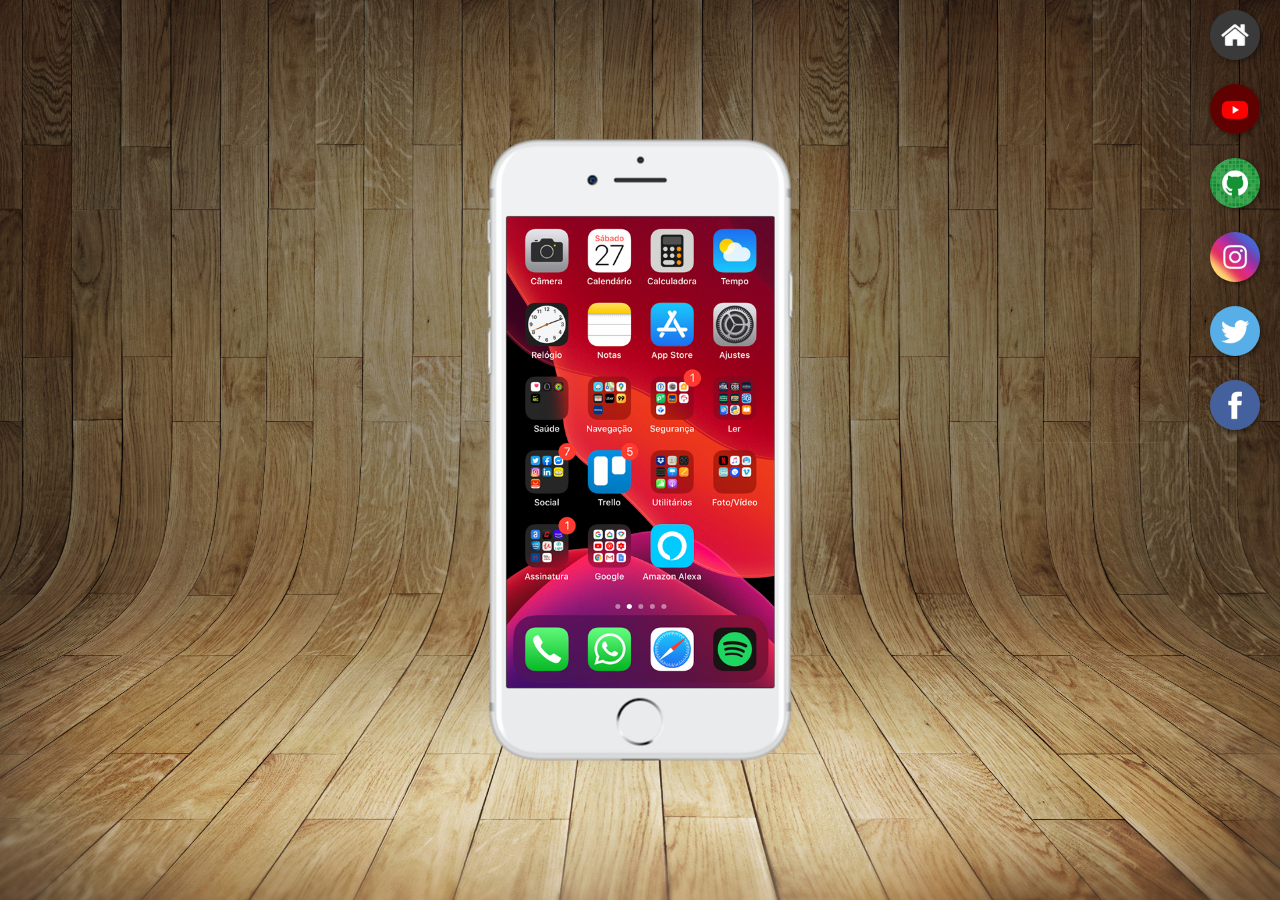
<file: index.html>
<!DOCTYPE html>
<html lang="pt-br">
<head>
  <meta charset="UTF-8">
  <meta name="viewport" content="width=device-width, initial-scale=1.0">
  <title>Projetos Redes Sociais</title>
  <link rel="shortcut icon" href="favicon.ico" type="image/x-icon">
  <link rel="stylesheet" href="estilos/style.css">
</head>
<body>
  <main>
    <section id="telefone">
      <iframe src="home.html" name="tela" id="tela" frameborder="0" title="tela">
        Seu navegador não é compatível com isso.
      </iframe>
    </section>
    <section id="redes-sociais">
      <a href="home.html" target="tela" title="home"><img src="imagens/logo-home.jpg" alt="home"></a><br>
      <a href="youtube.html" target="tela" title="youtube"><img src="imagens/logo-youtube.jpg" alt="youtube"></a><br>
      <a href="hithub.html" target="tela" title="github"><img src="imagens/logo-github.jpg" alt="github"></a><br>
      <a href="instagram.html" target="tela" title="instagram"><img src="imagens/logo-instagram.jpg" alt="instagram"></a><br>
      <a href="twitter.html" target="tela" title="twitter"><img src="imagens/logo-twitter.jpg" alt="twitter"></a><br>
      <a href="facebook.html" target="tela" title="facebook"><img src="imagens/logo-facebook.jpg" alt="facebook"></a>
    </section>
  </main>
</body>
</html>
</file>
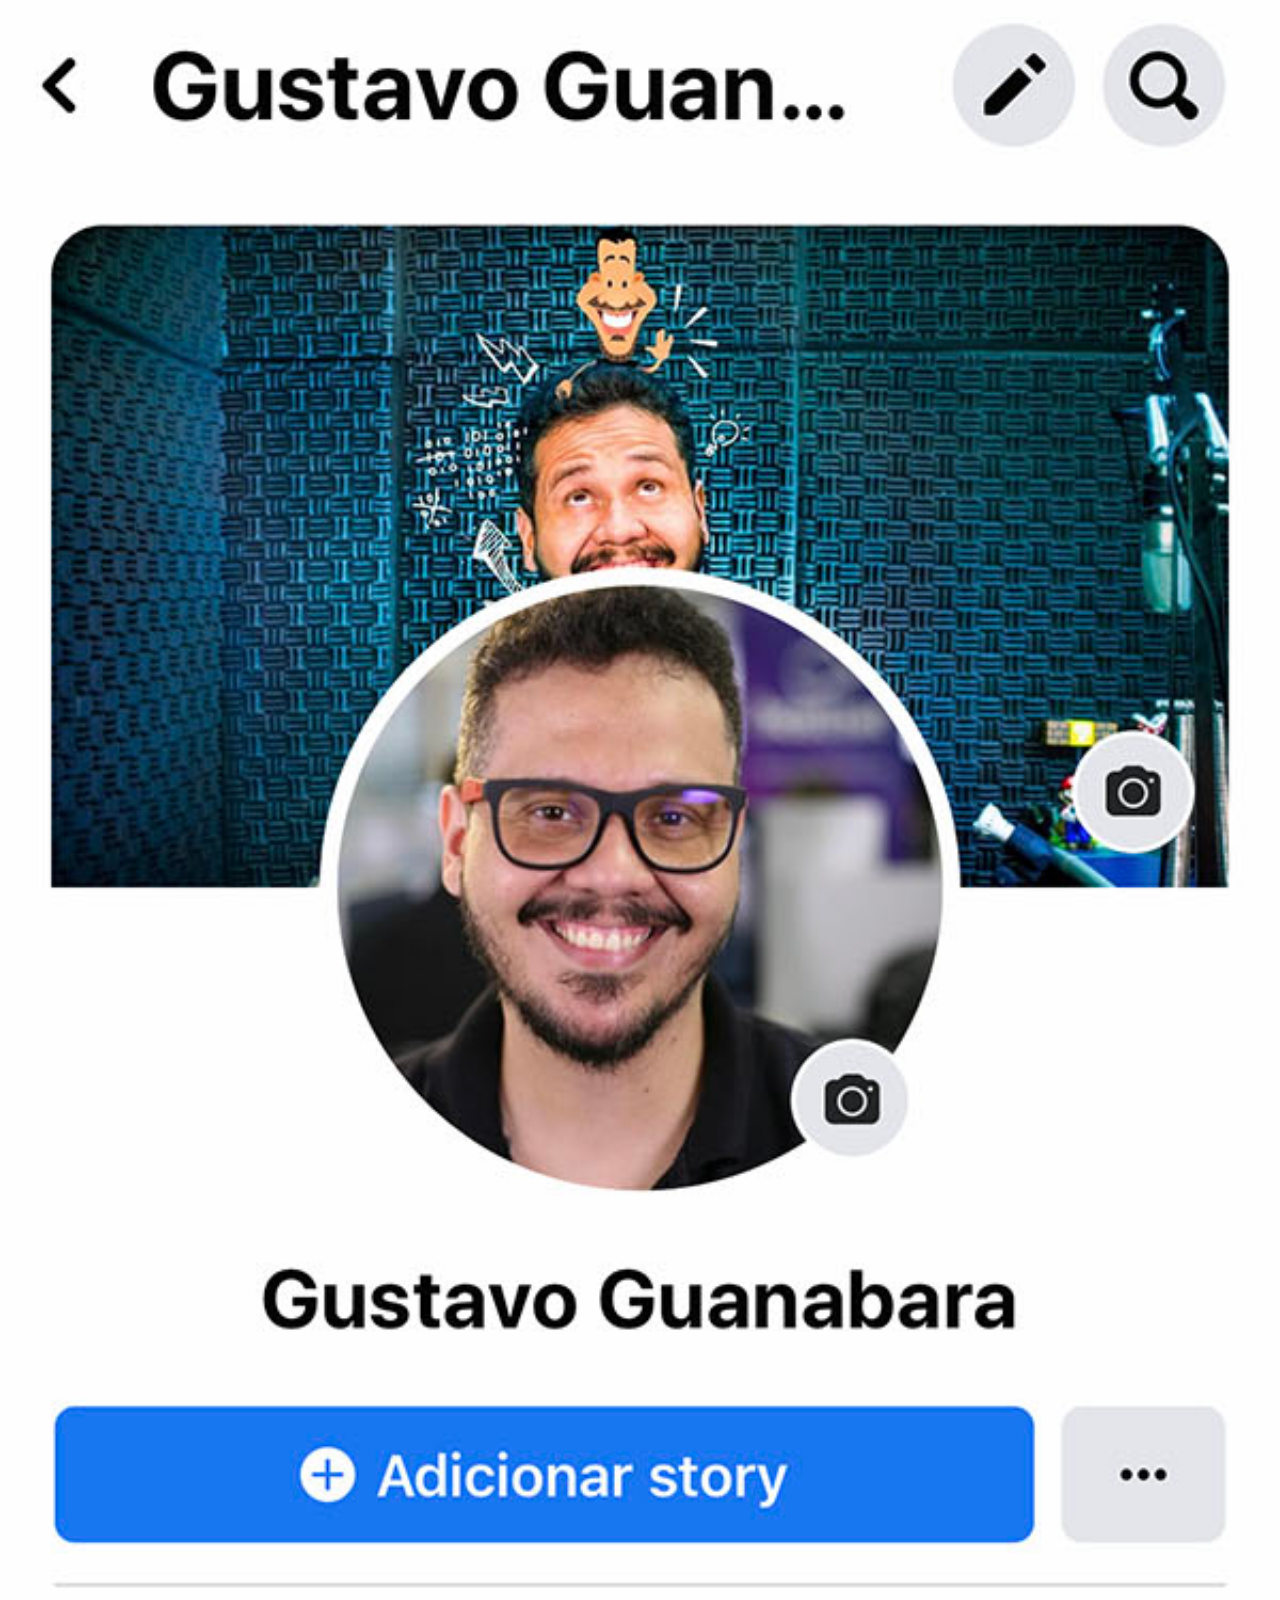
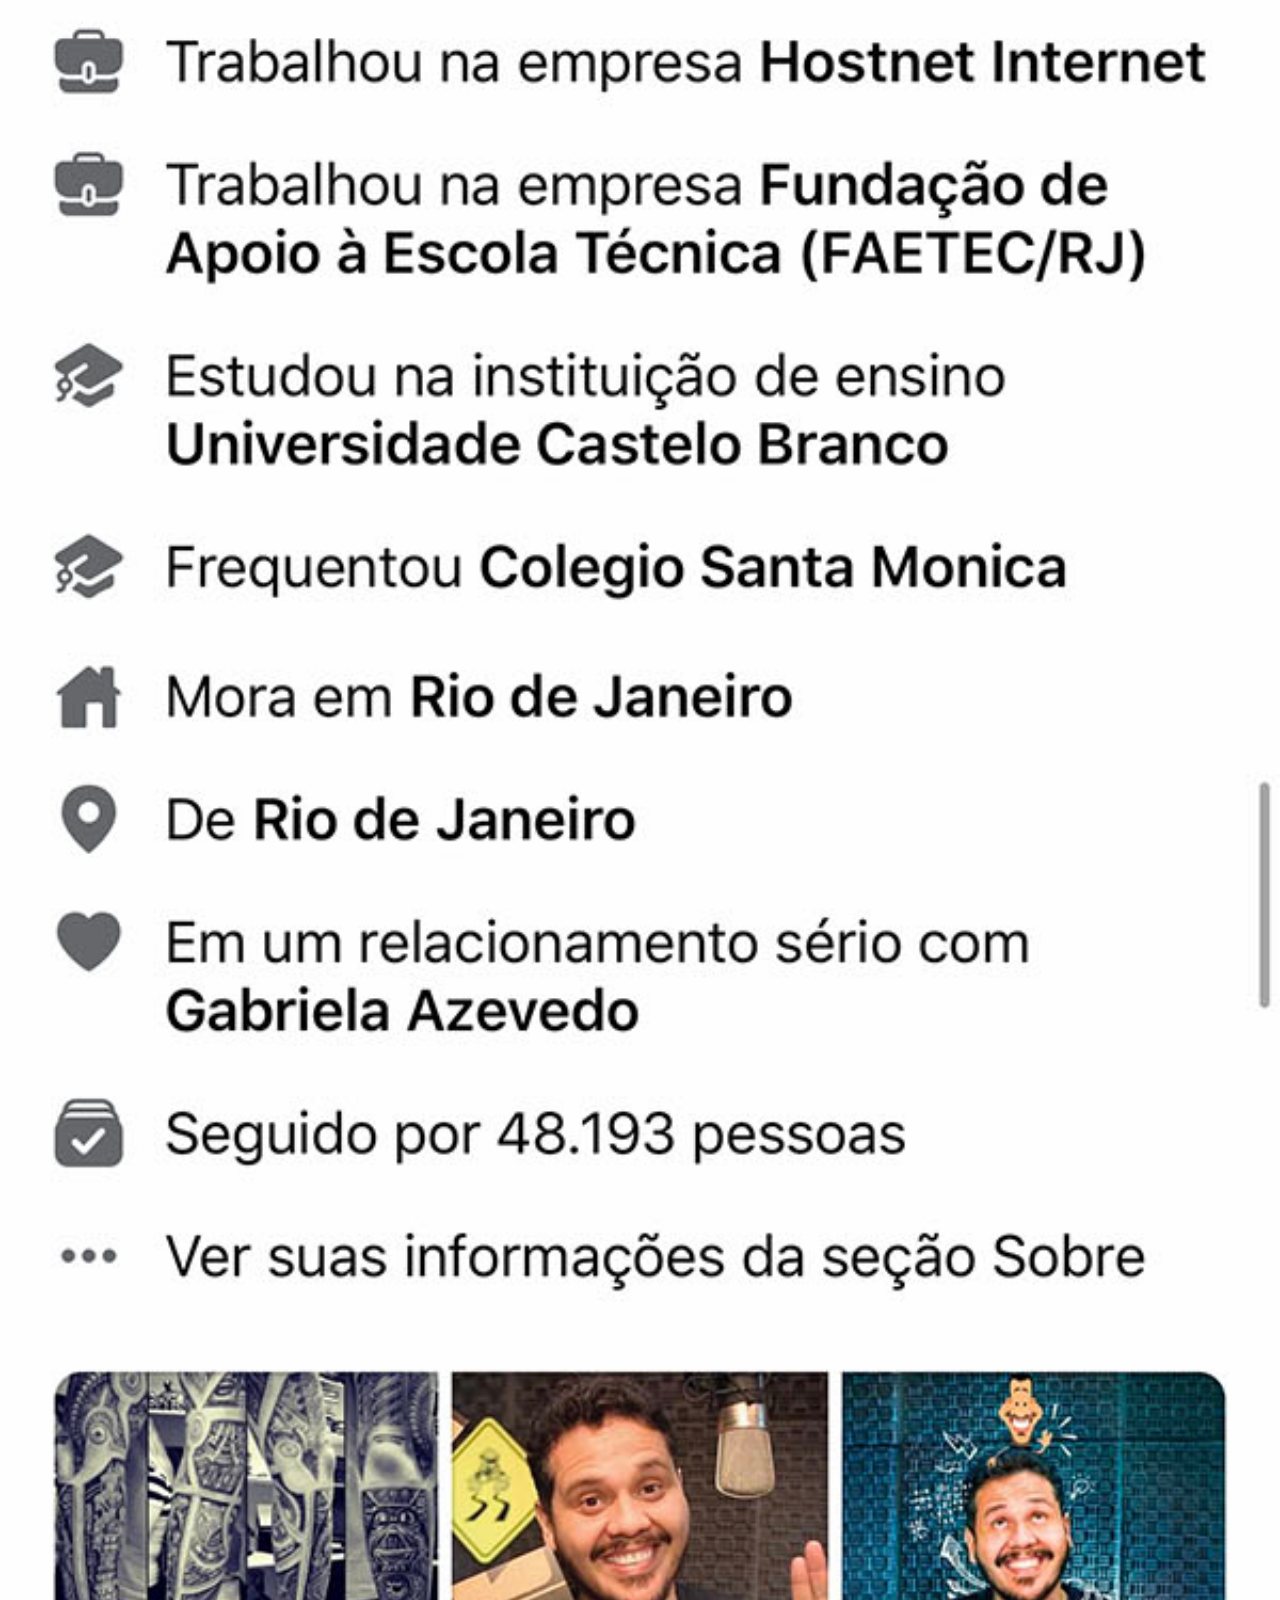
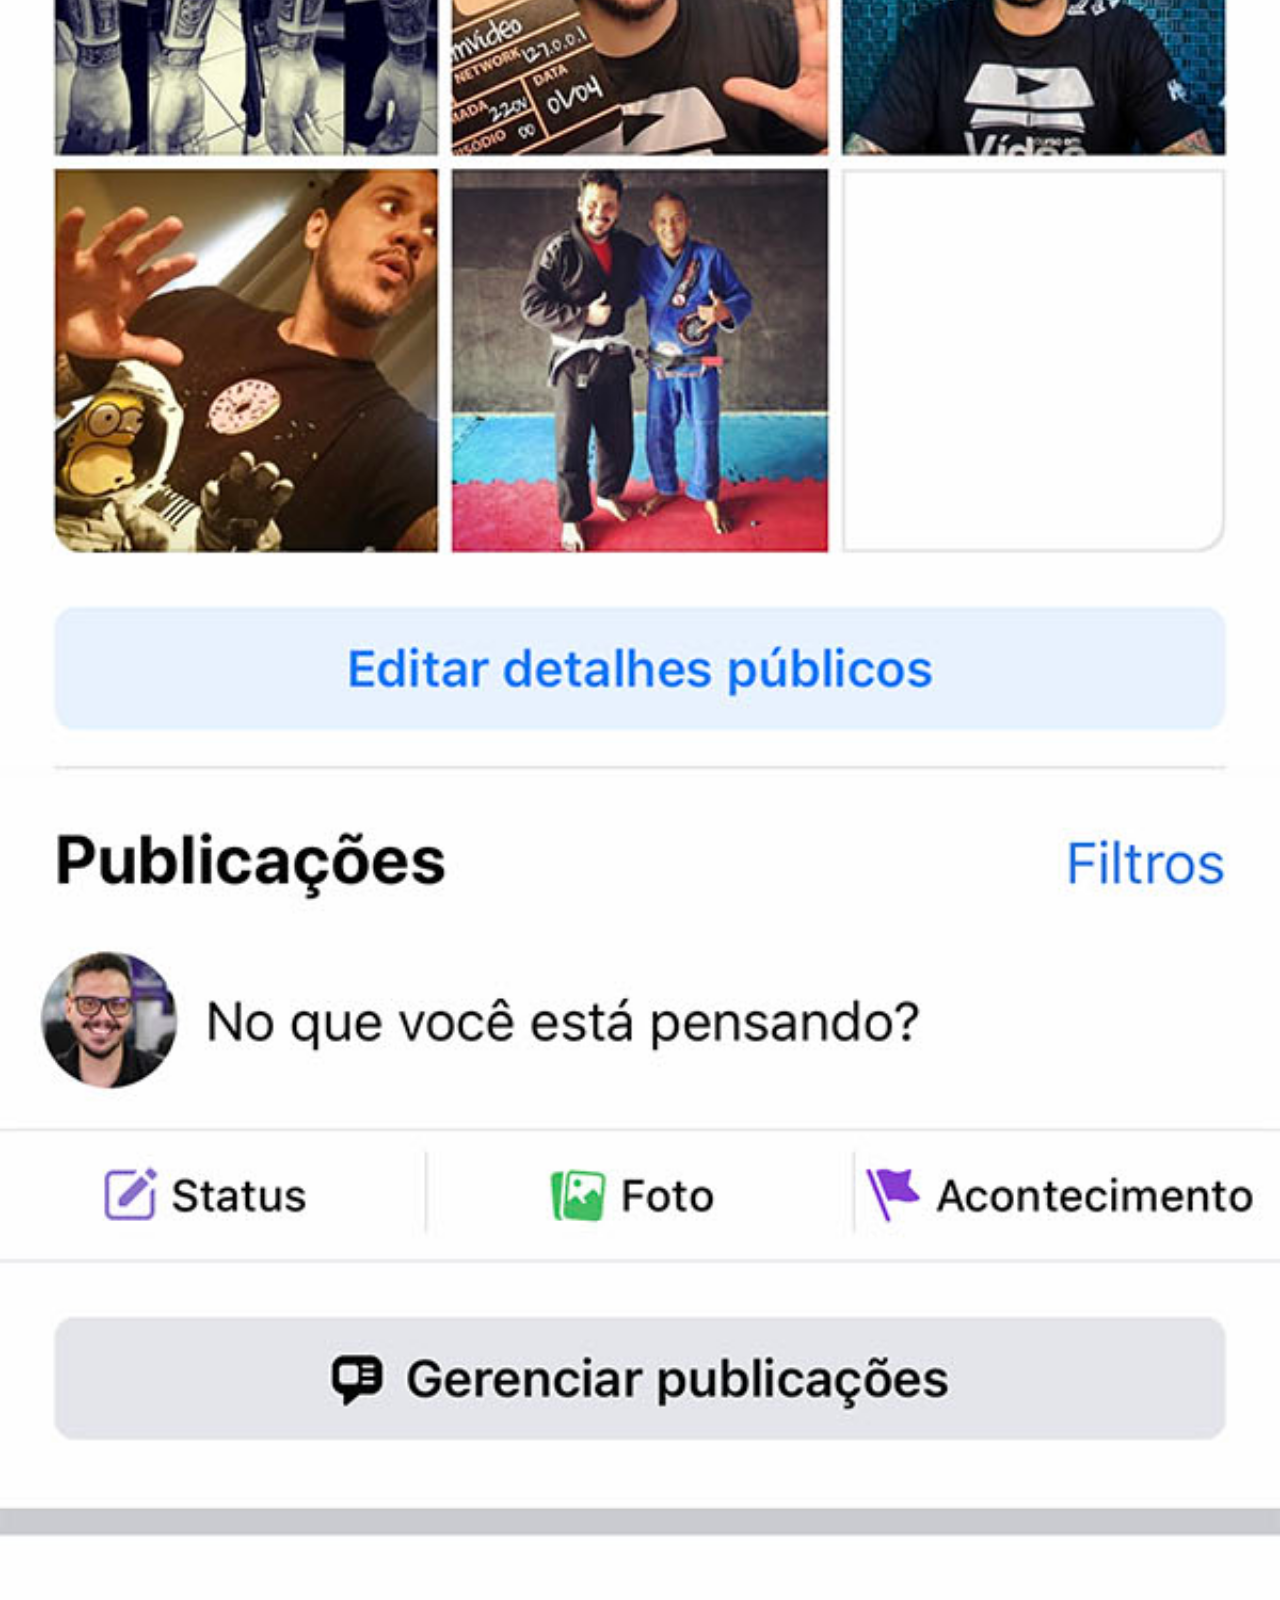
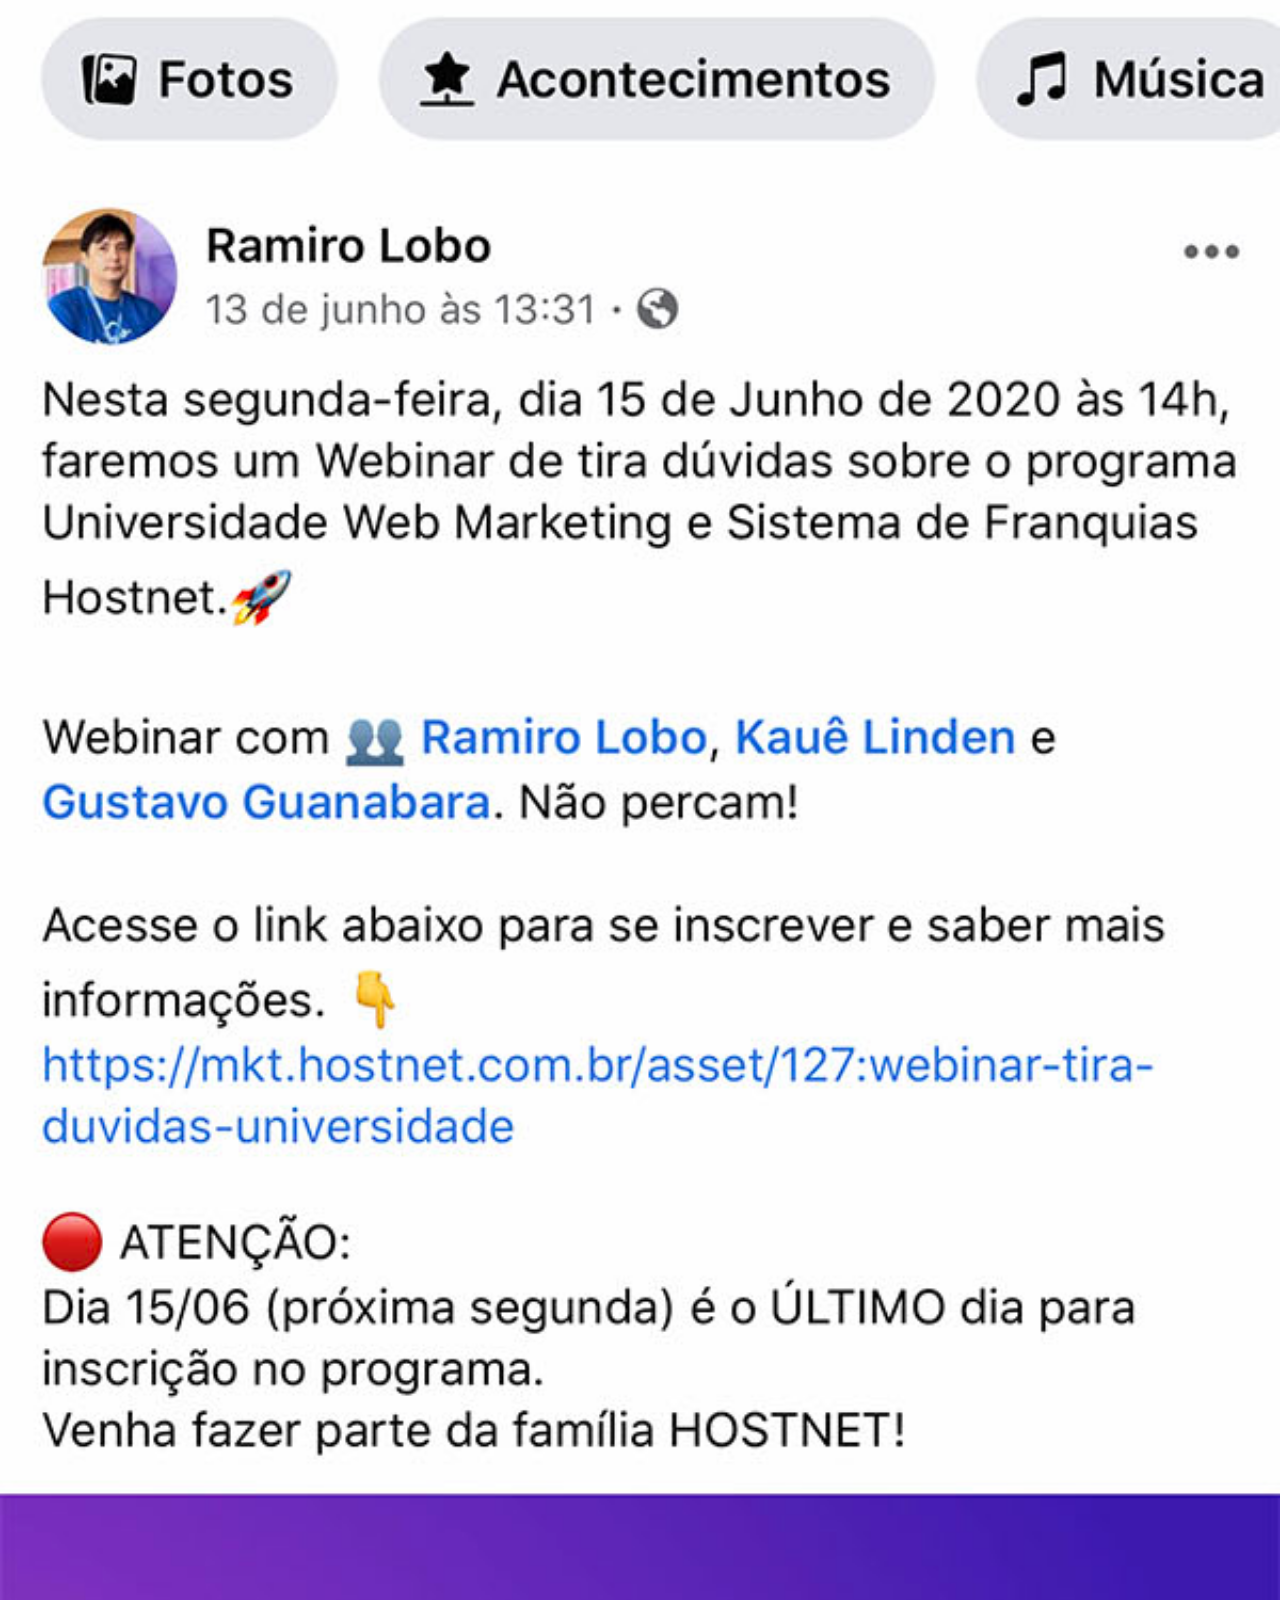
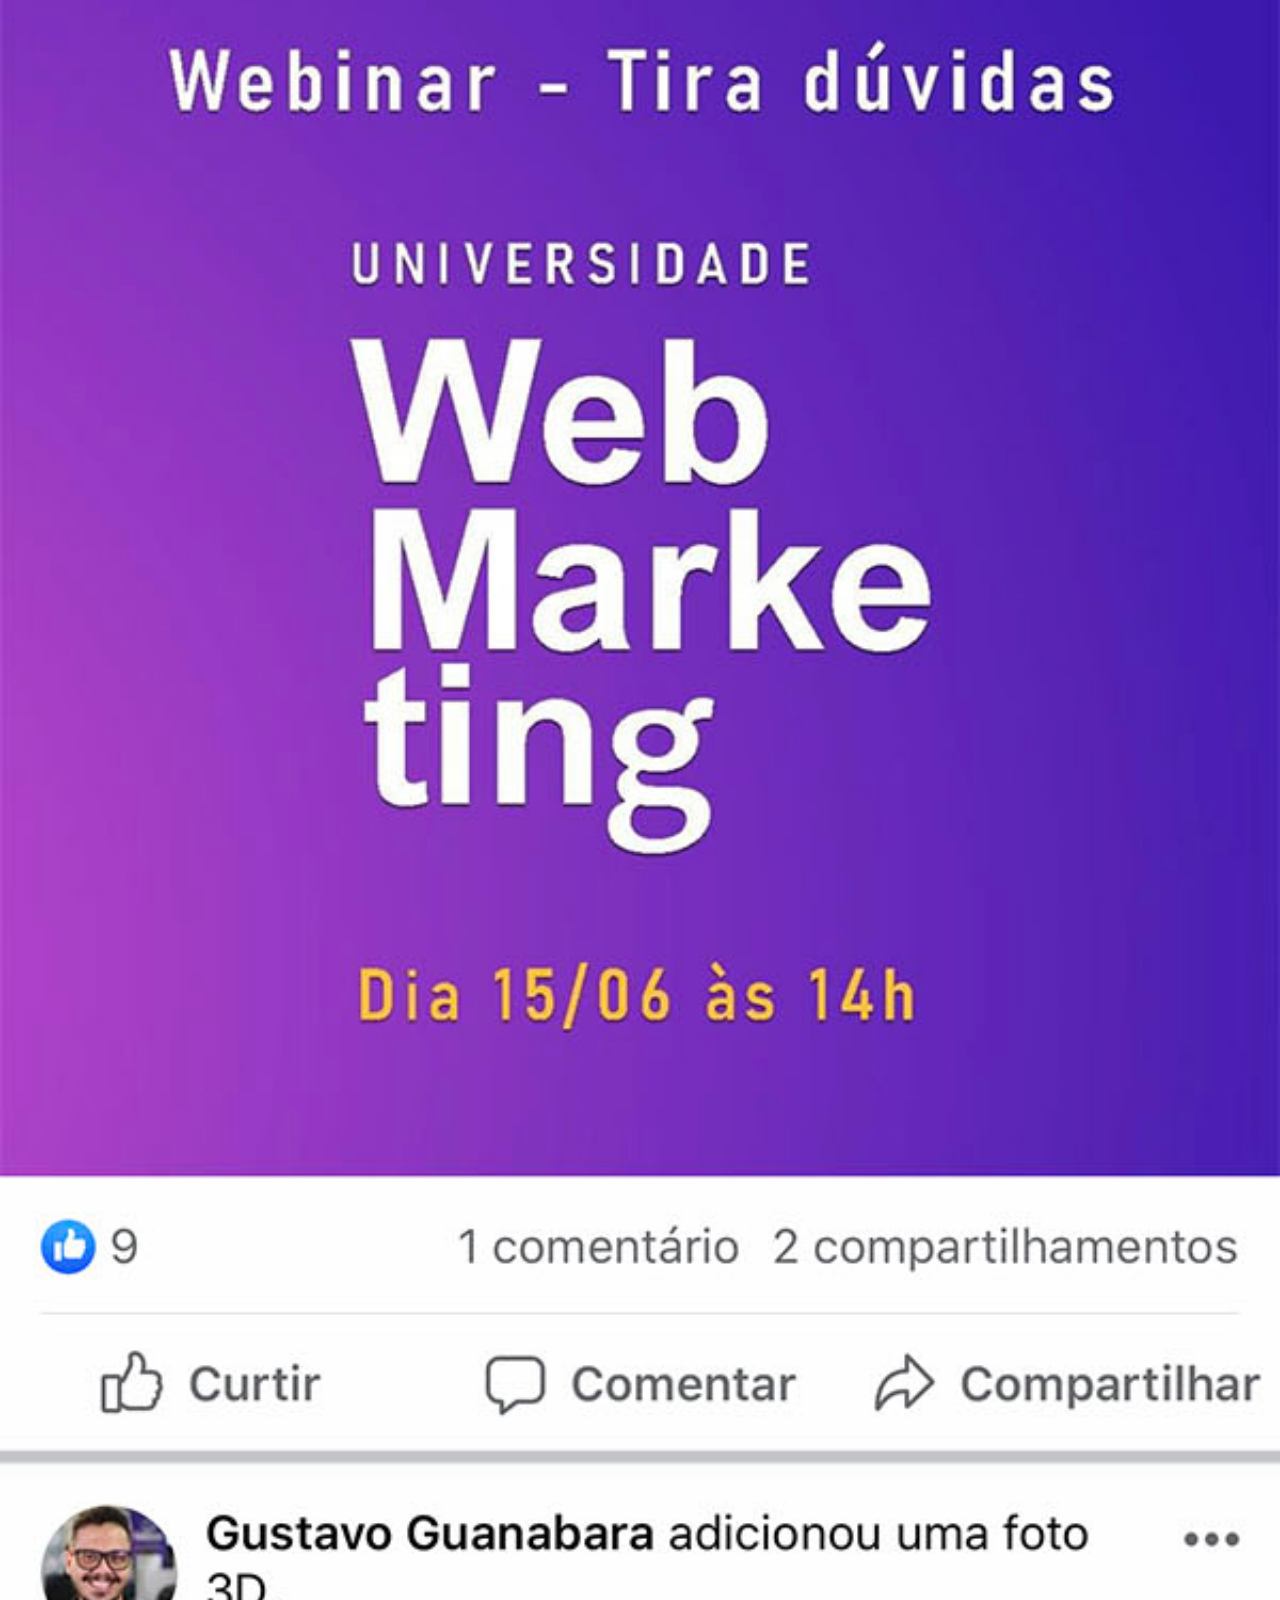
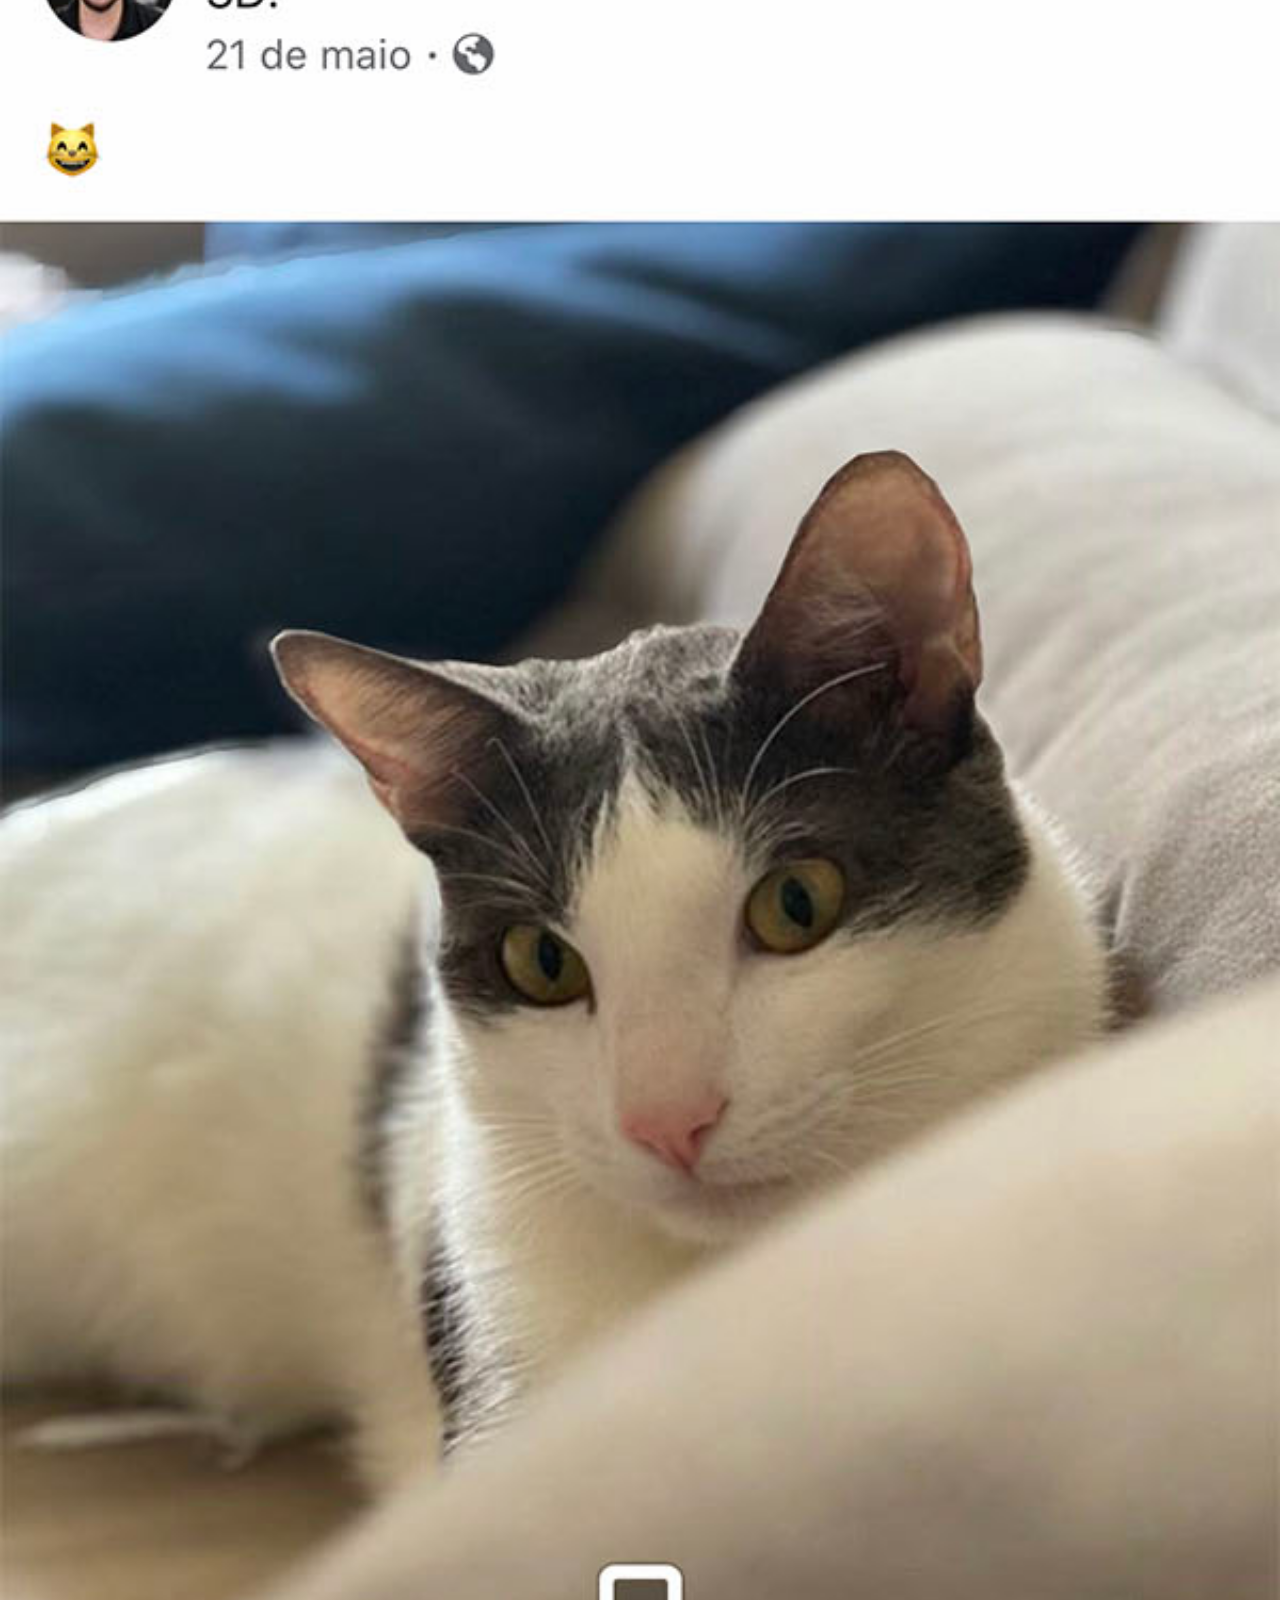
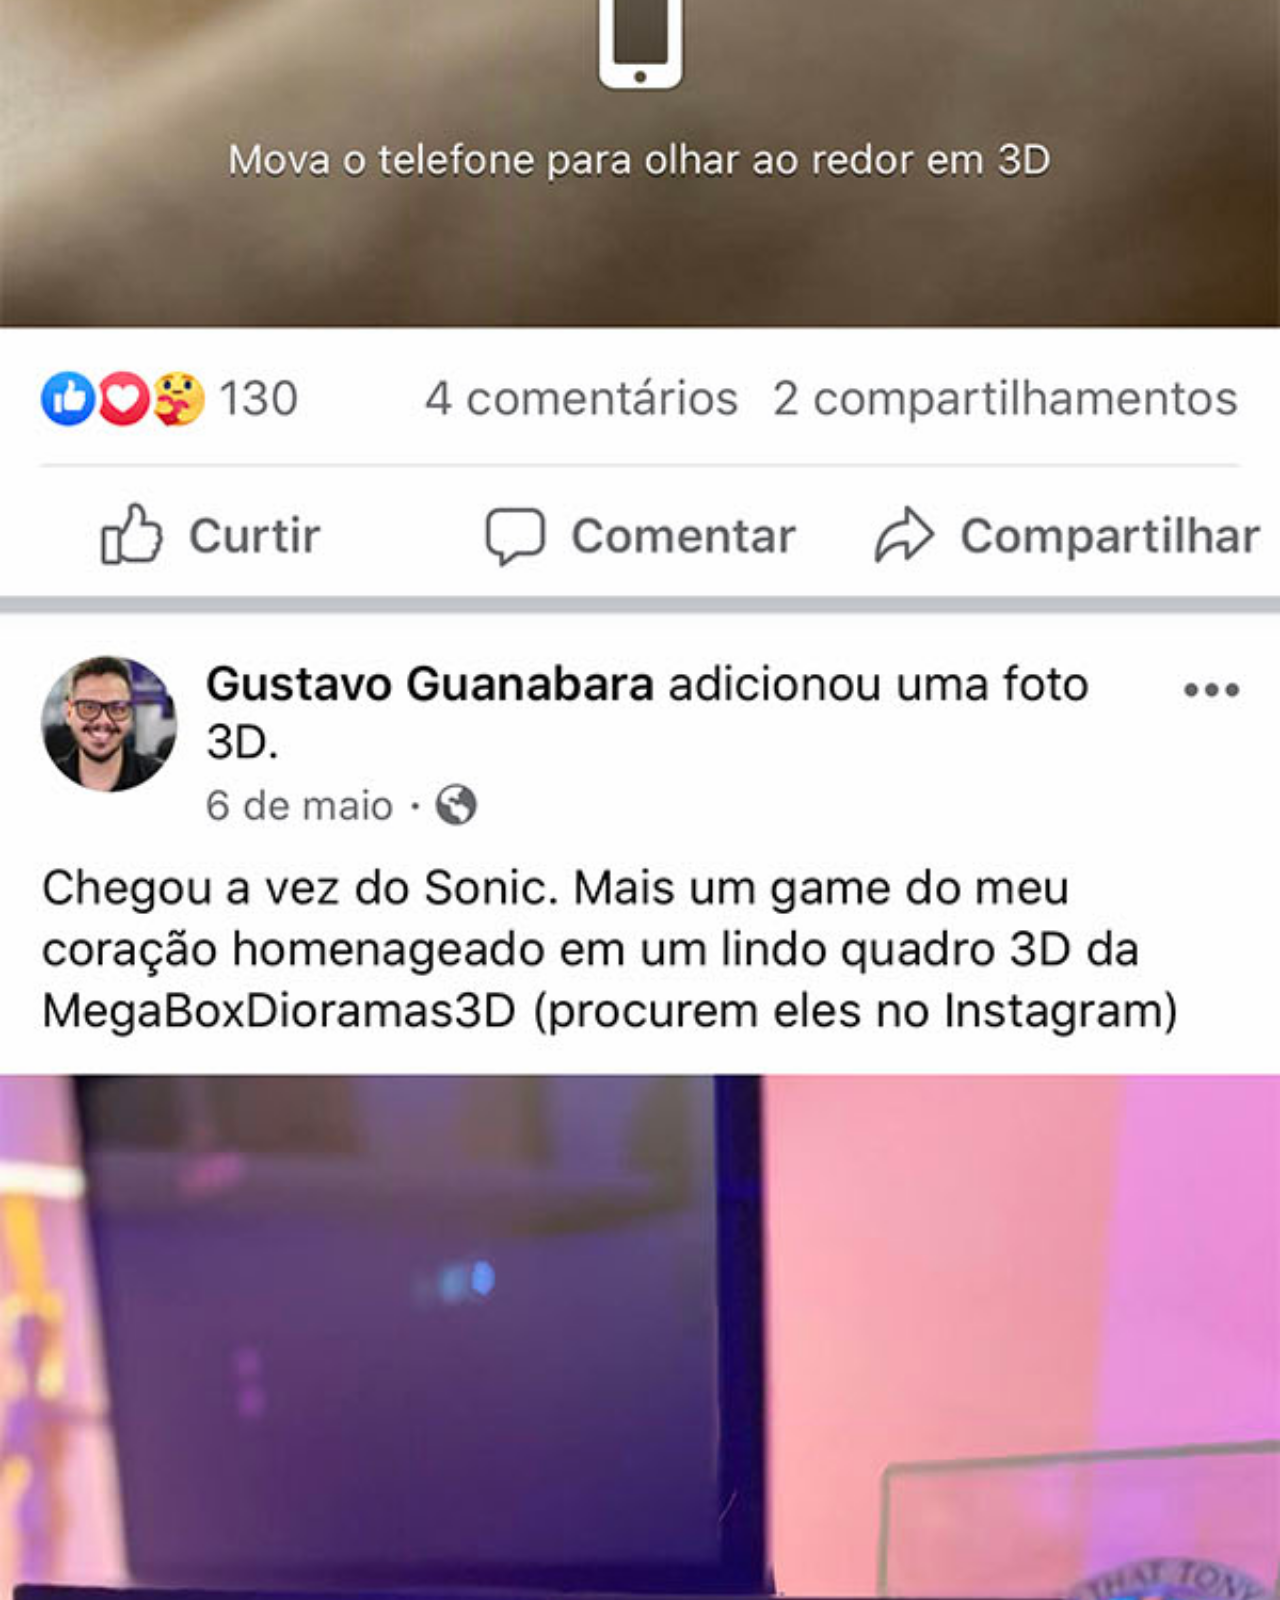
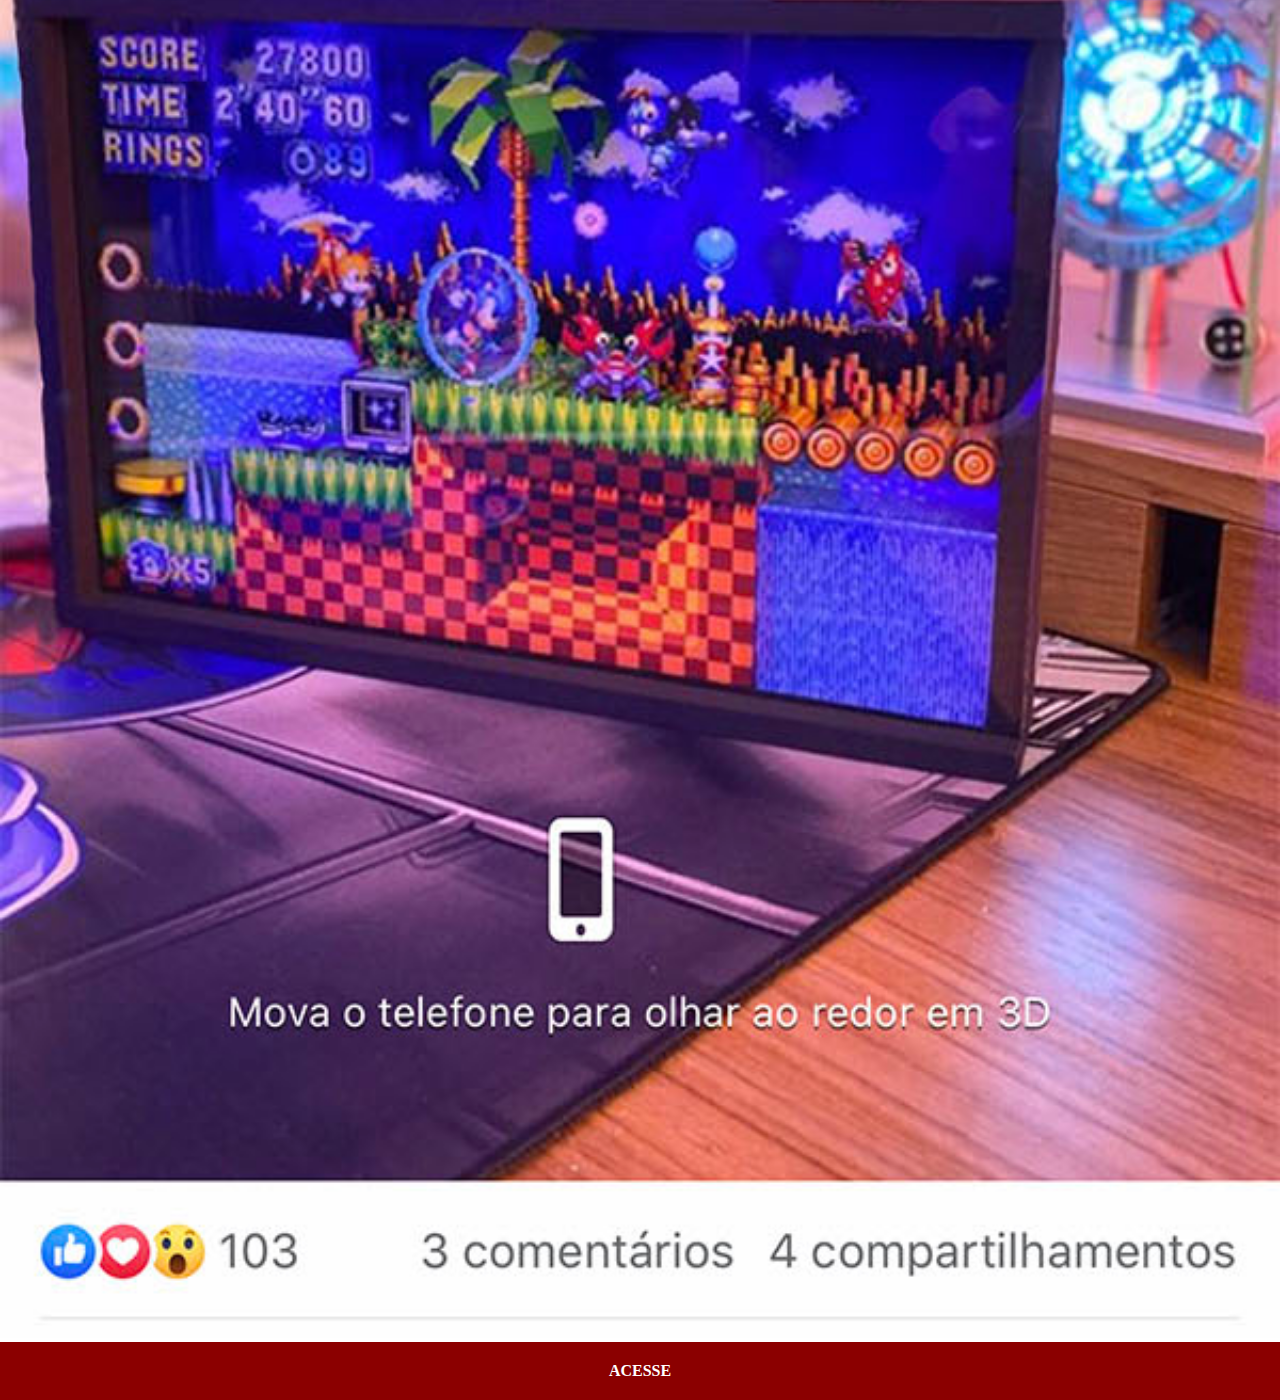
<file: facebook.html>
<!DOCTYPE html>
<html lang="pt-br">
<head>
  <meta charset="UTF-8">
  <meta name="viewport" content="width=device-width, initial-scale=1.0">
  <title>Facebook</title>
  <link rel="stylesheet" href="estilos/social.css">
</head>
<body>
  <img src="imagens/tela-facebook.jpg" alt="facebook">
  <a href="https://www.facebook.com/gustavoguanabara/?locale=pt_BR" target="_blank" rel="noopener">ACESSE</a>
</body>
</html>
</file>
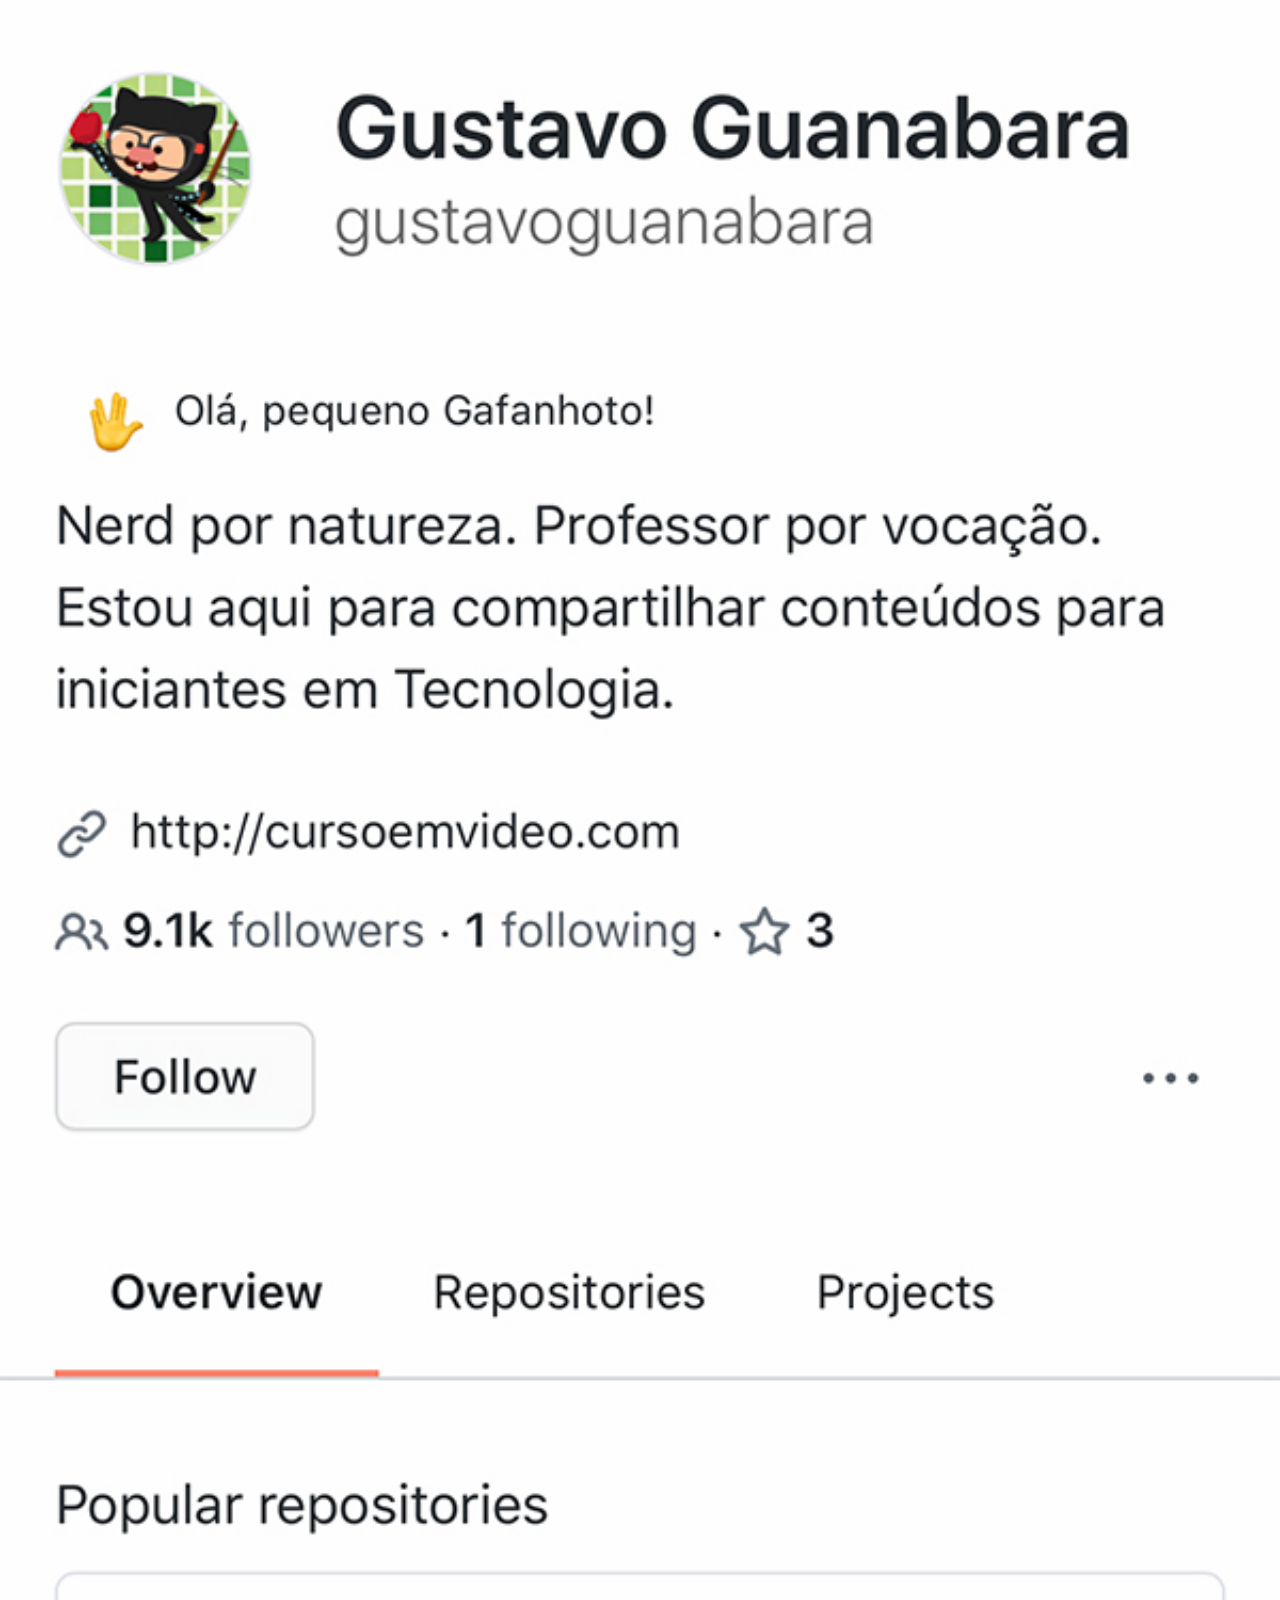
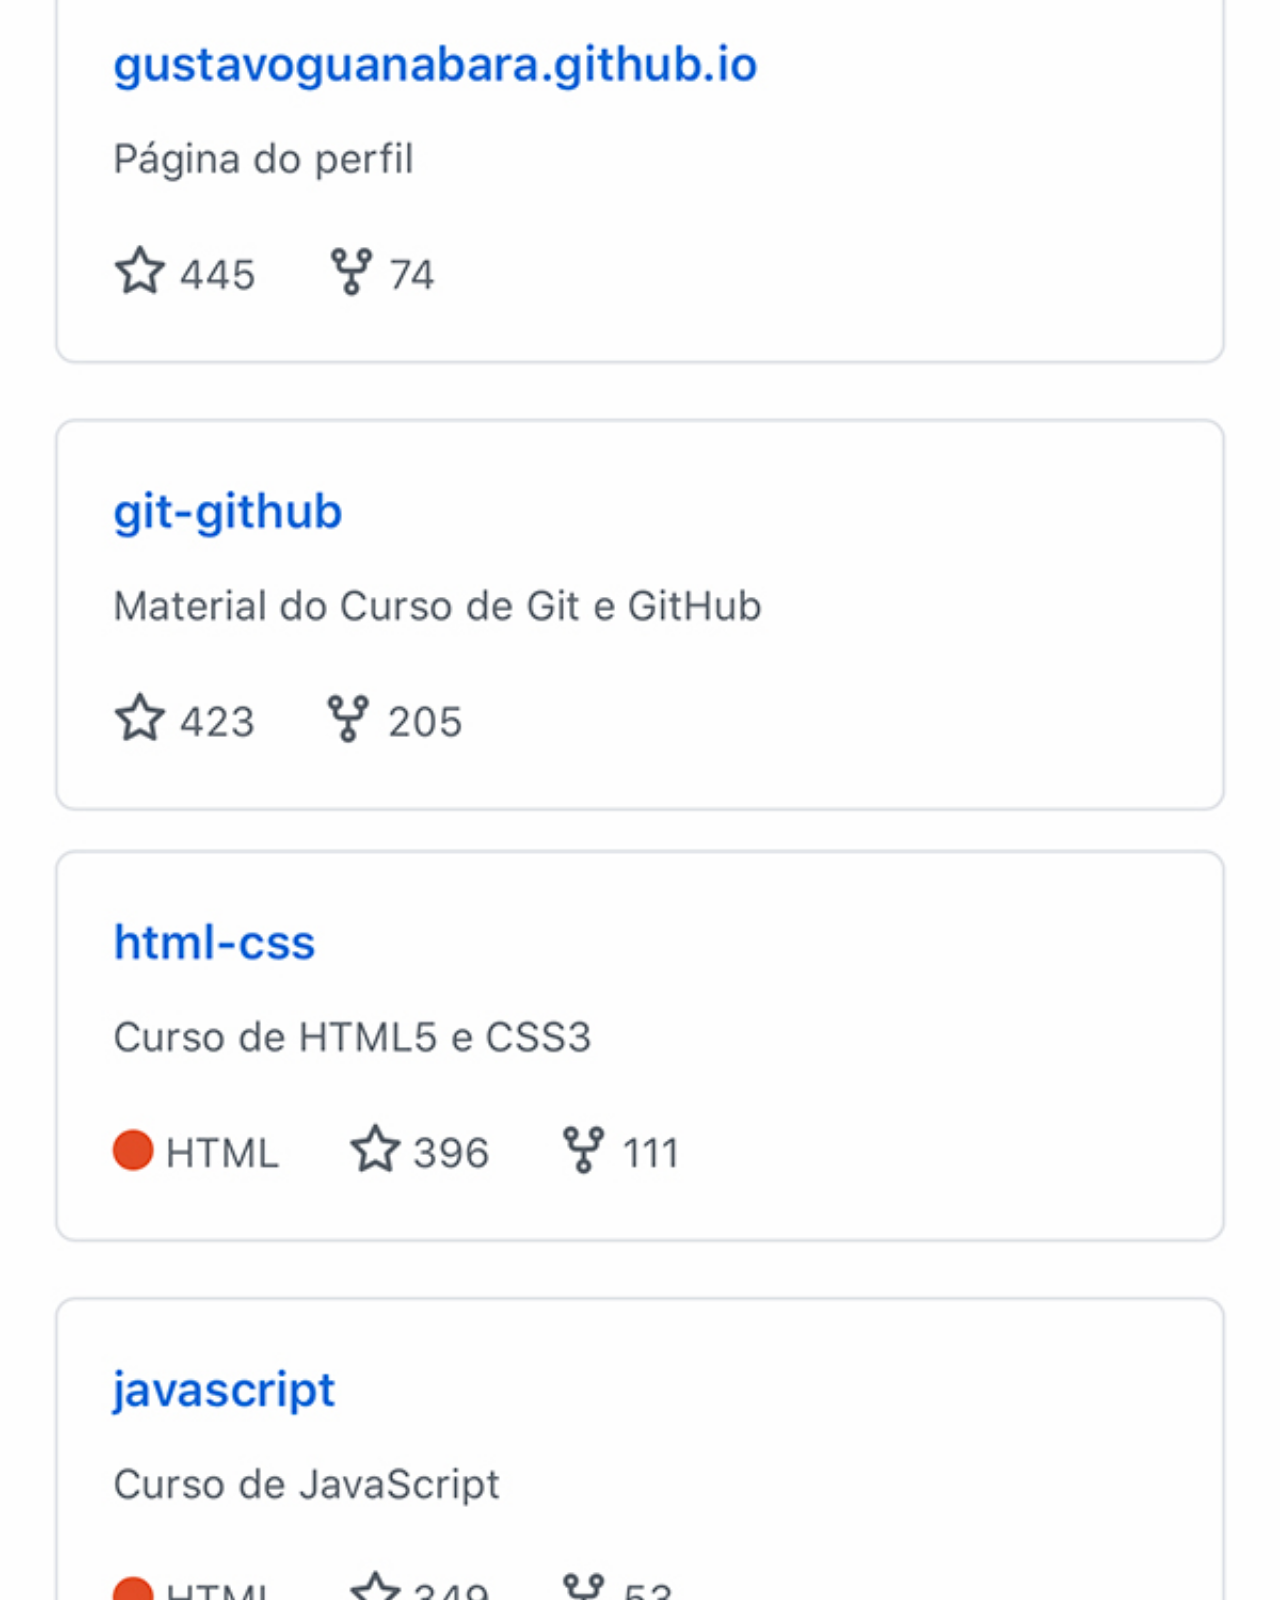
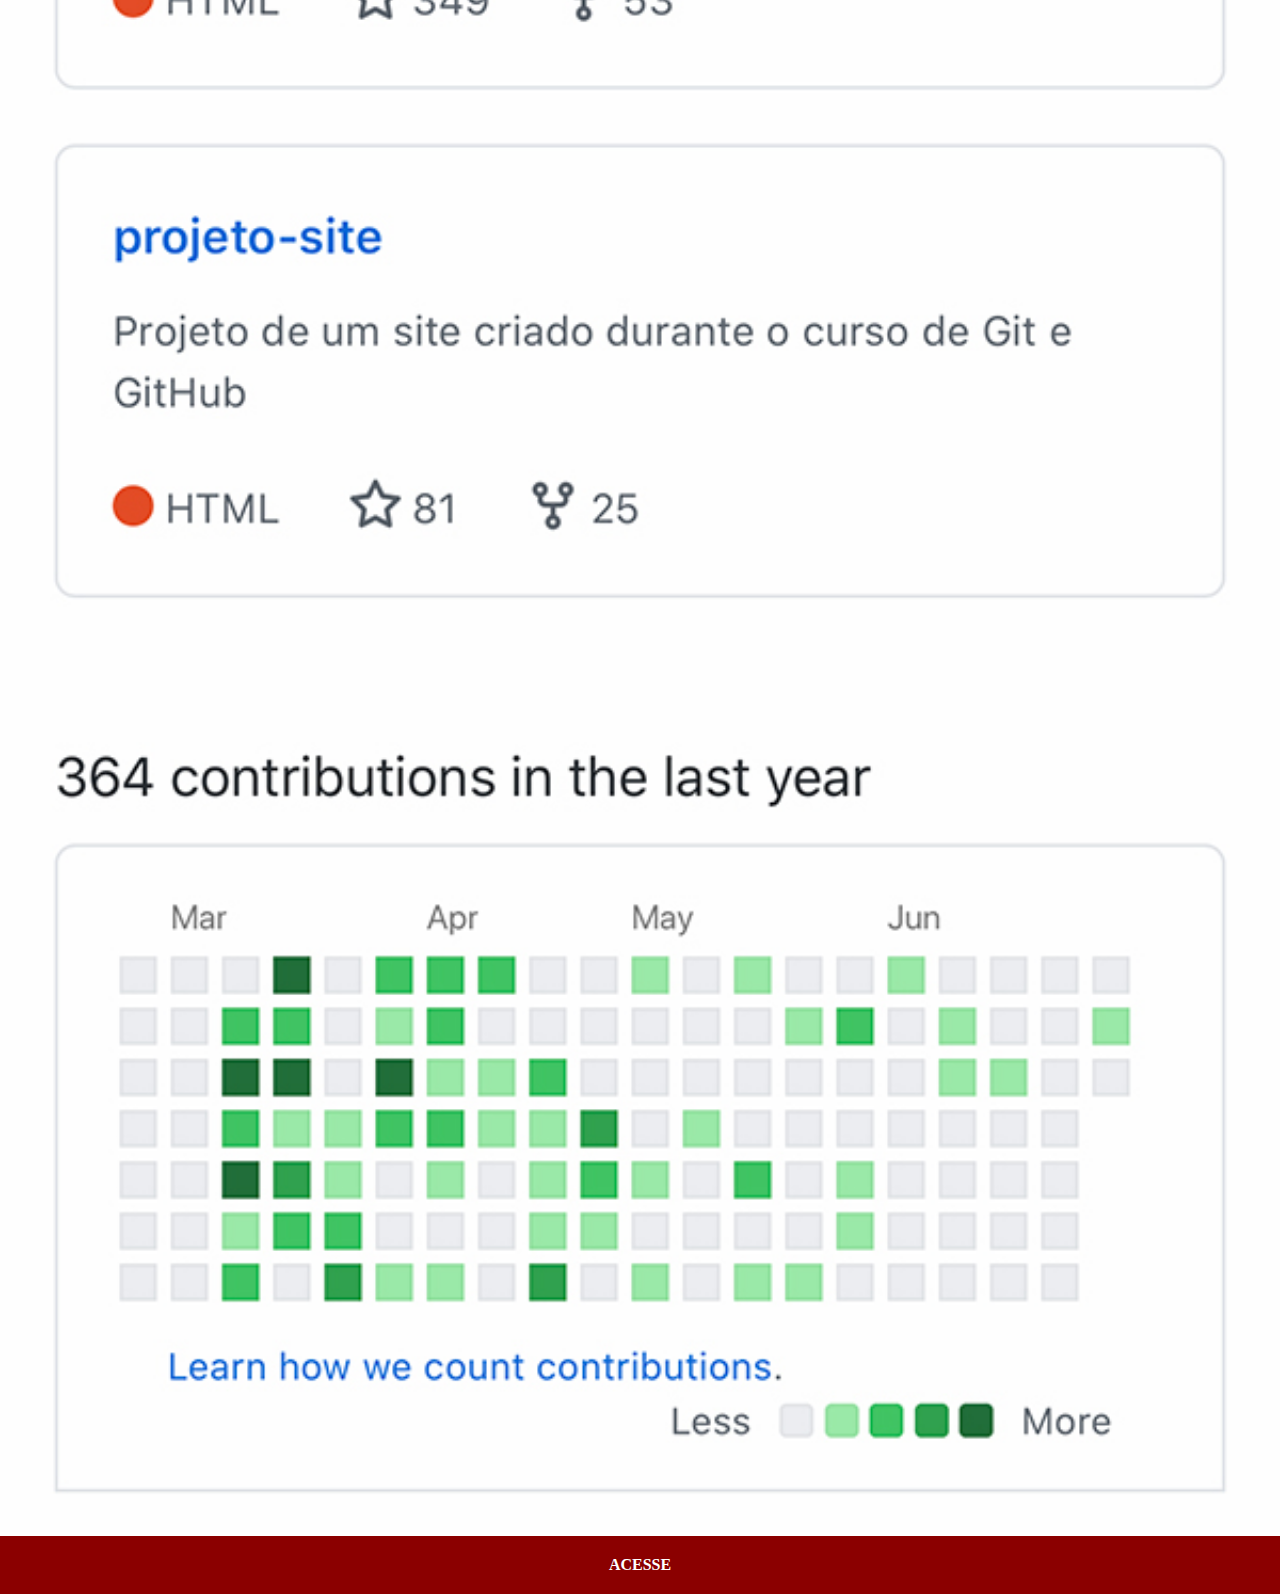
<file: hithub.html>
<!DOCTYPE html>
<html lang="pt-br">
<head>
  <meta charset="UTF-8">
  <meta name="viewport" content="width=device-width, initial-scale=1.0">
  <title>Github</title>
  <link rel="stylesheet" href="estilos/social.css">
</head>
<body>
  <img src="imagens/tela-github.jpg" alt="github">
  <a href="https://github.com/gustavoguanabara" target="_blank" rel="noopener">ACESSE</a>
</body>
</html>
</file>
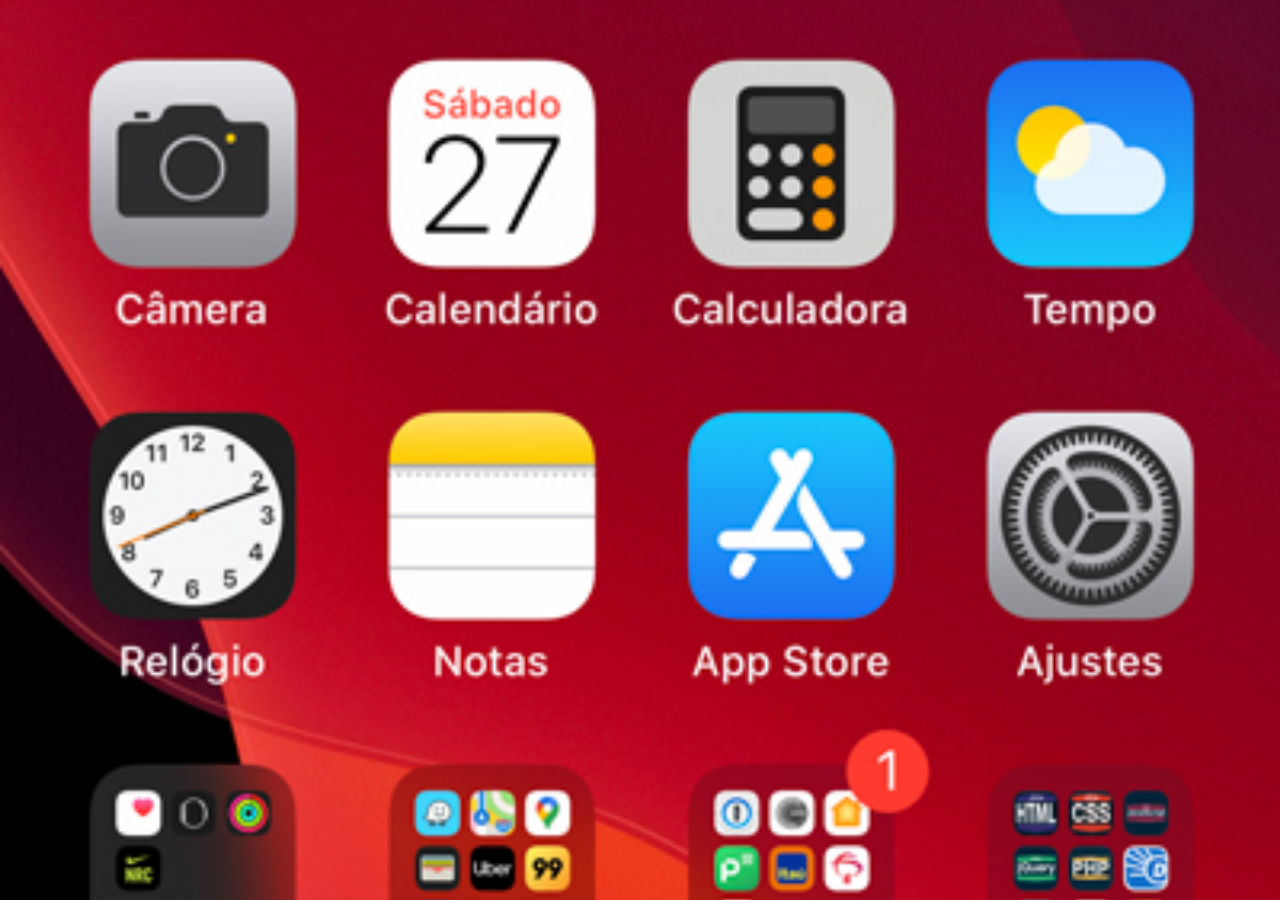
<file: home.html>
<!DOCTYPE html>
<html lang="pt-br">
<head>
  <meta charset="UTF-8">
  <meta name="viewport" content="width=device-width, initial-scale=1.0">
  <title>Home</title>

  <style>
    * {
      margin: 0;
      padding: 0;
    }

    body {
      width: 100vw;
      height: 100vh;
      background: black url('imagens/tela-home.jpg') no-repeat top center;
      background-size: cover;
    }
  </style>
</head>
<body>
  
</body>
</html>
</file>
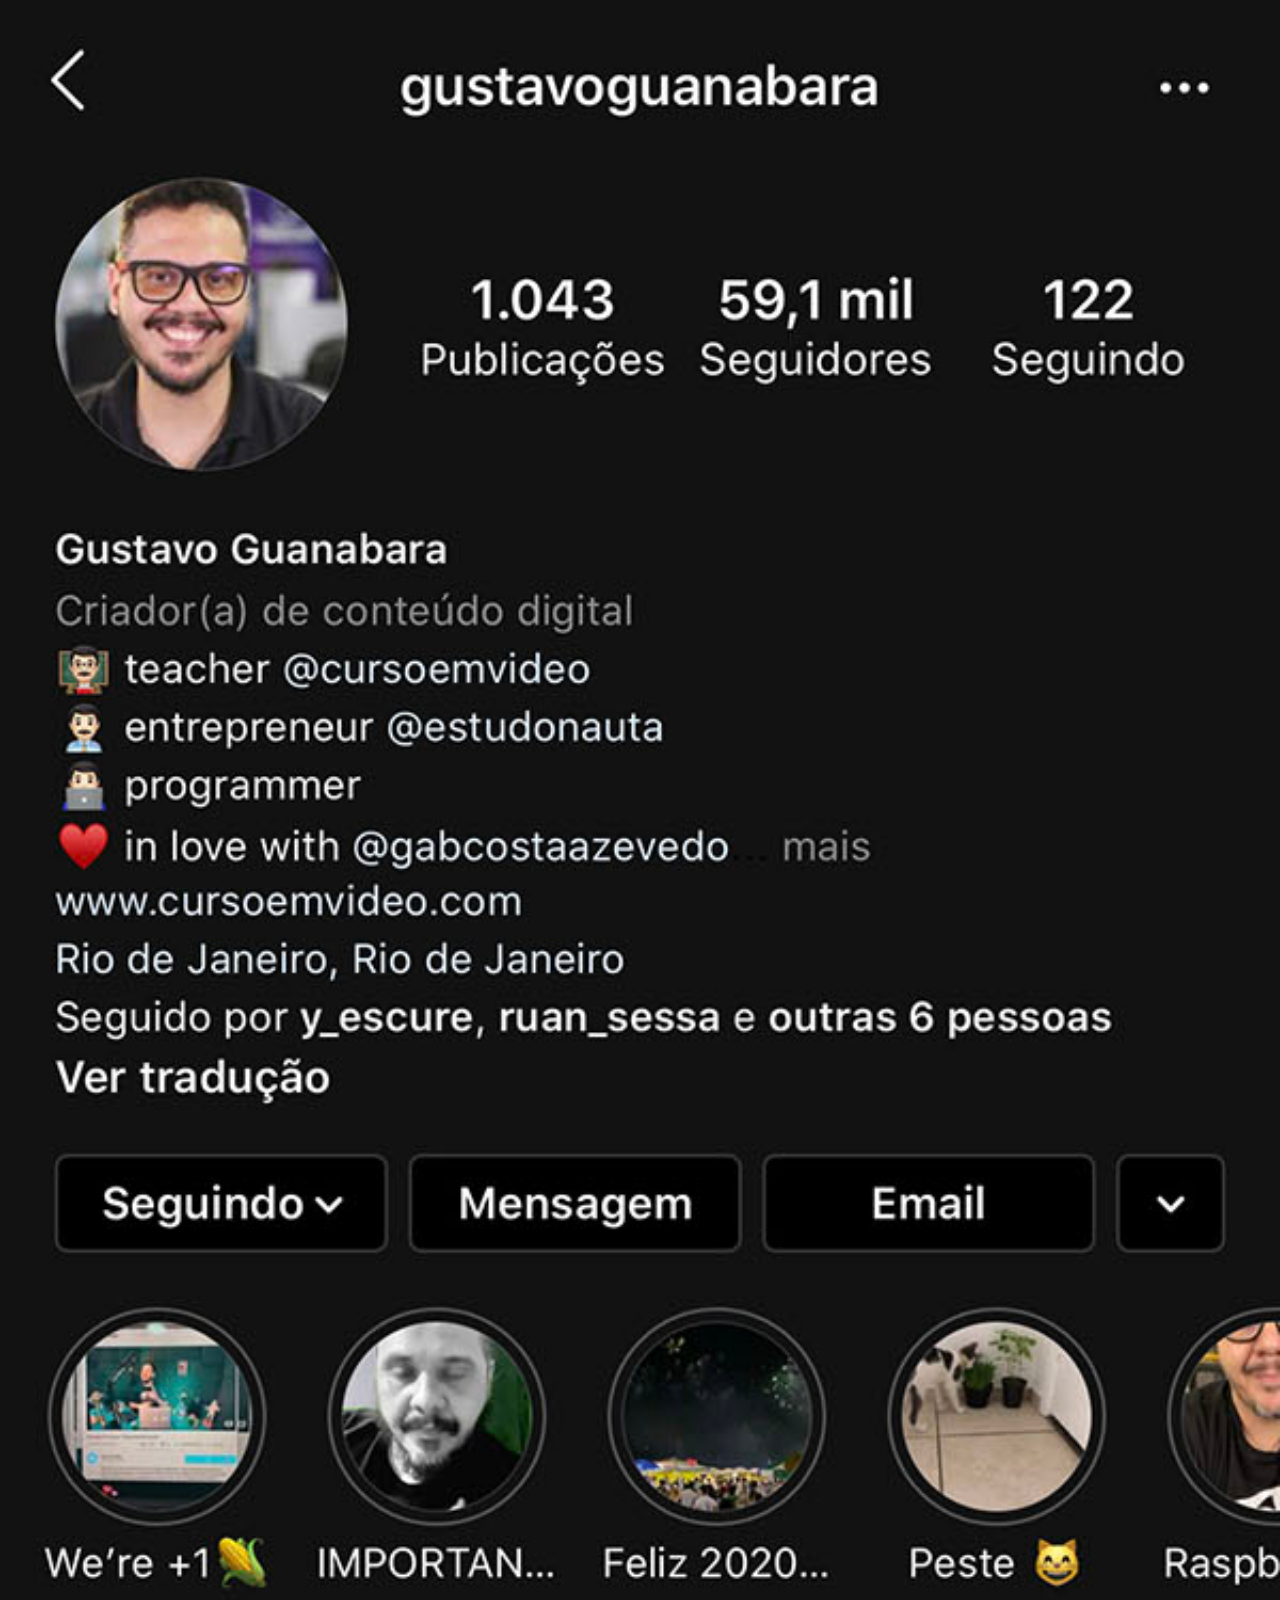
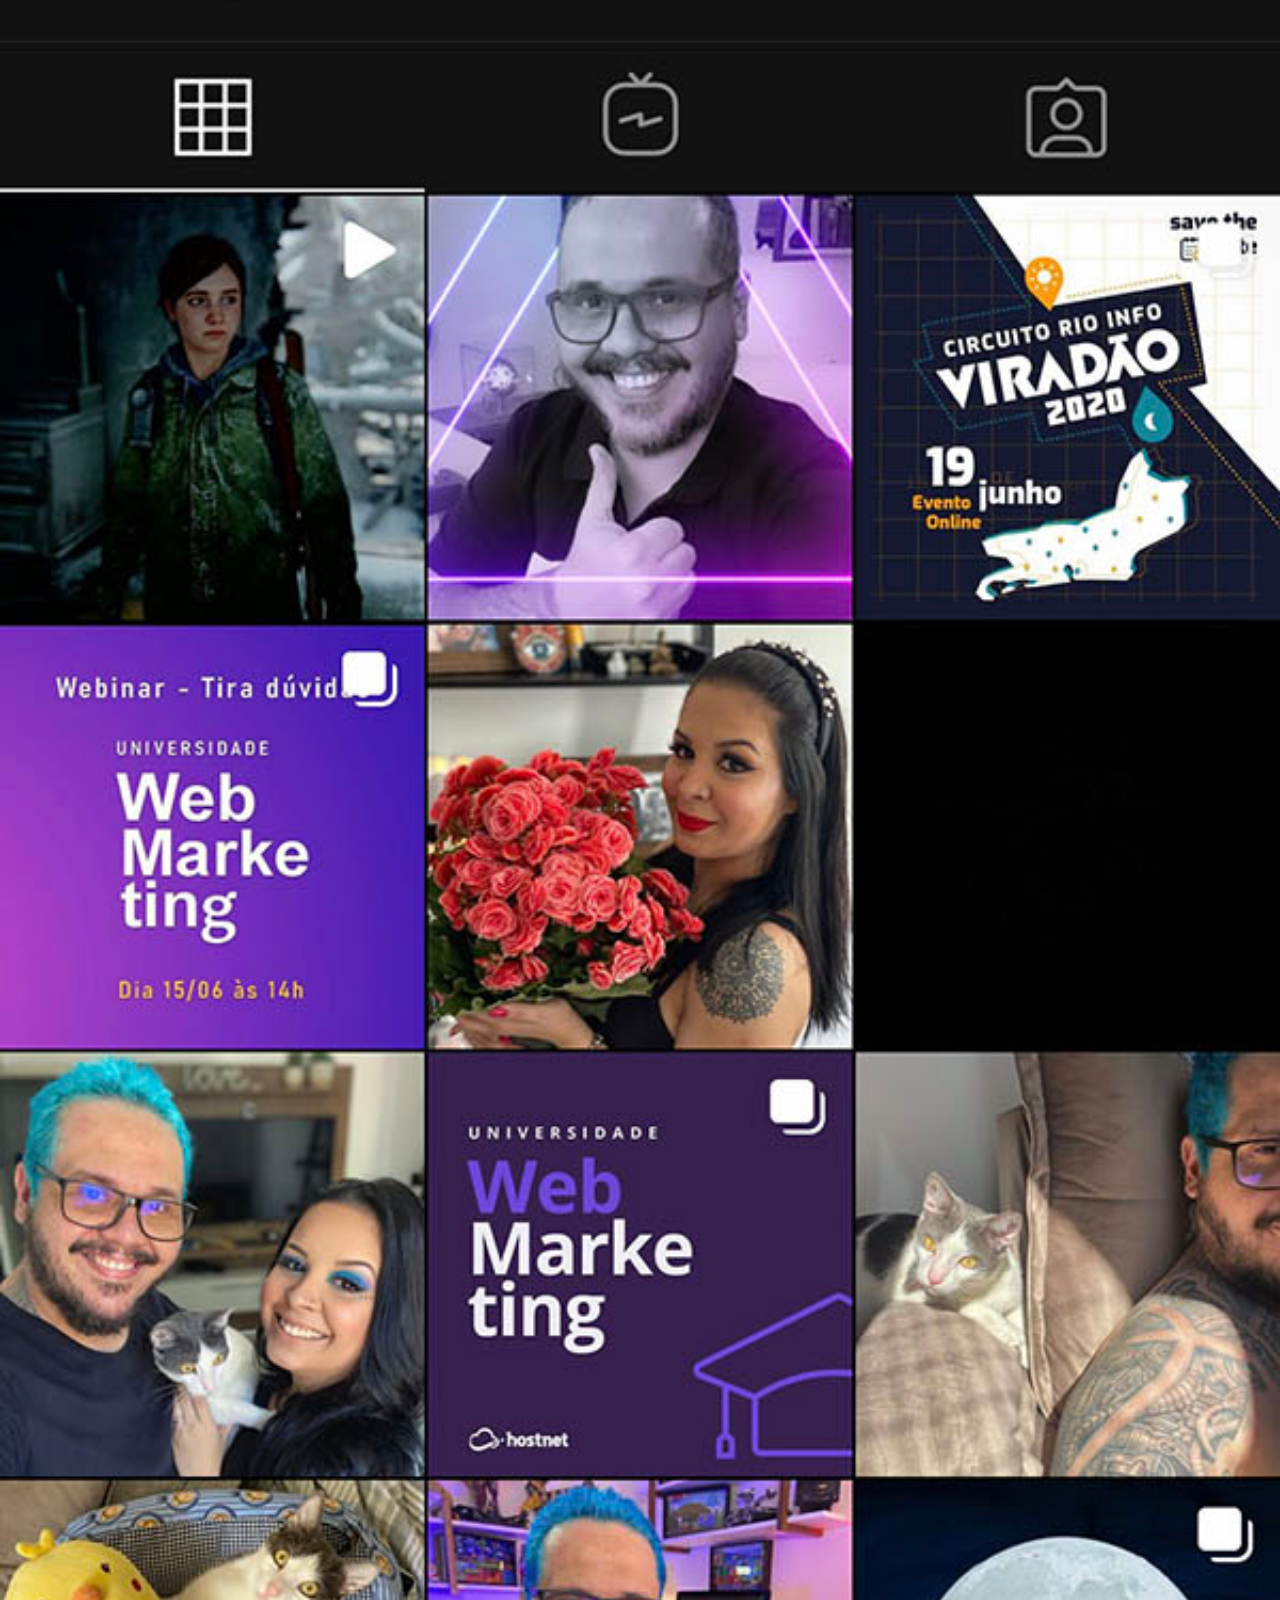
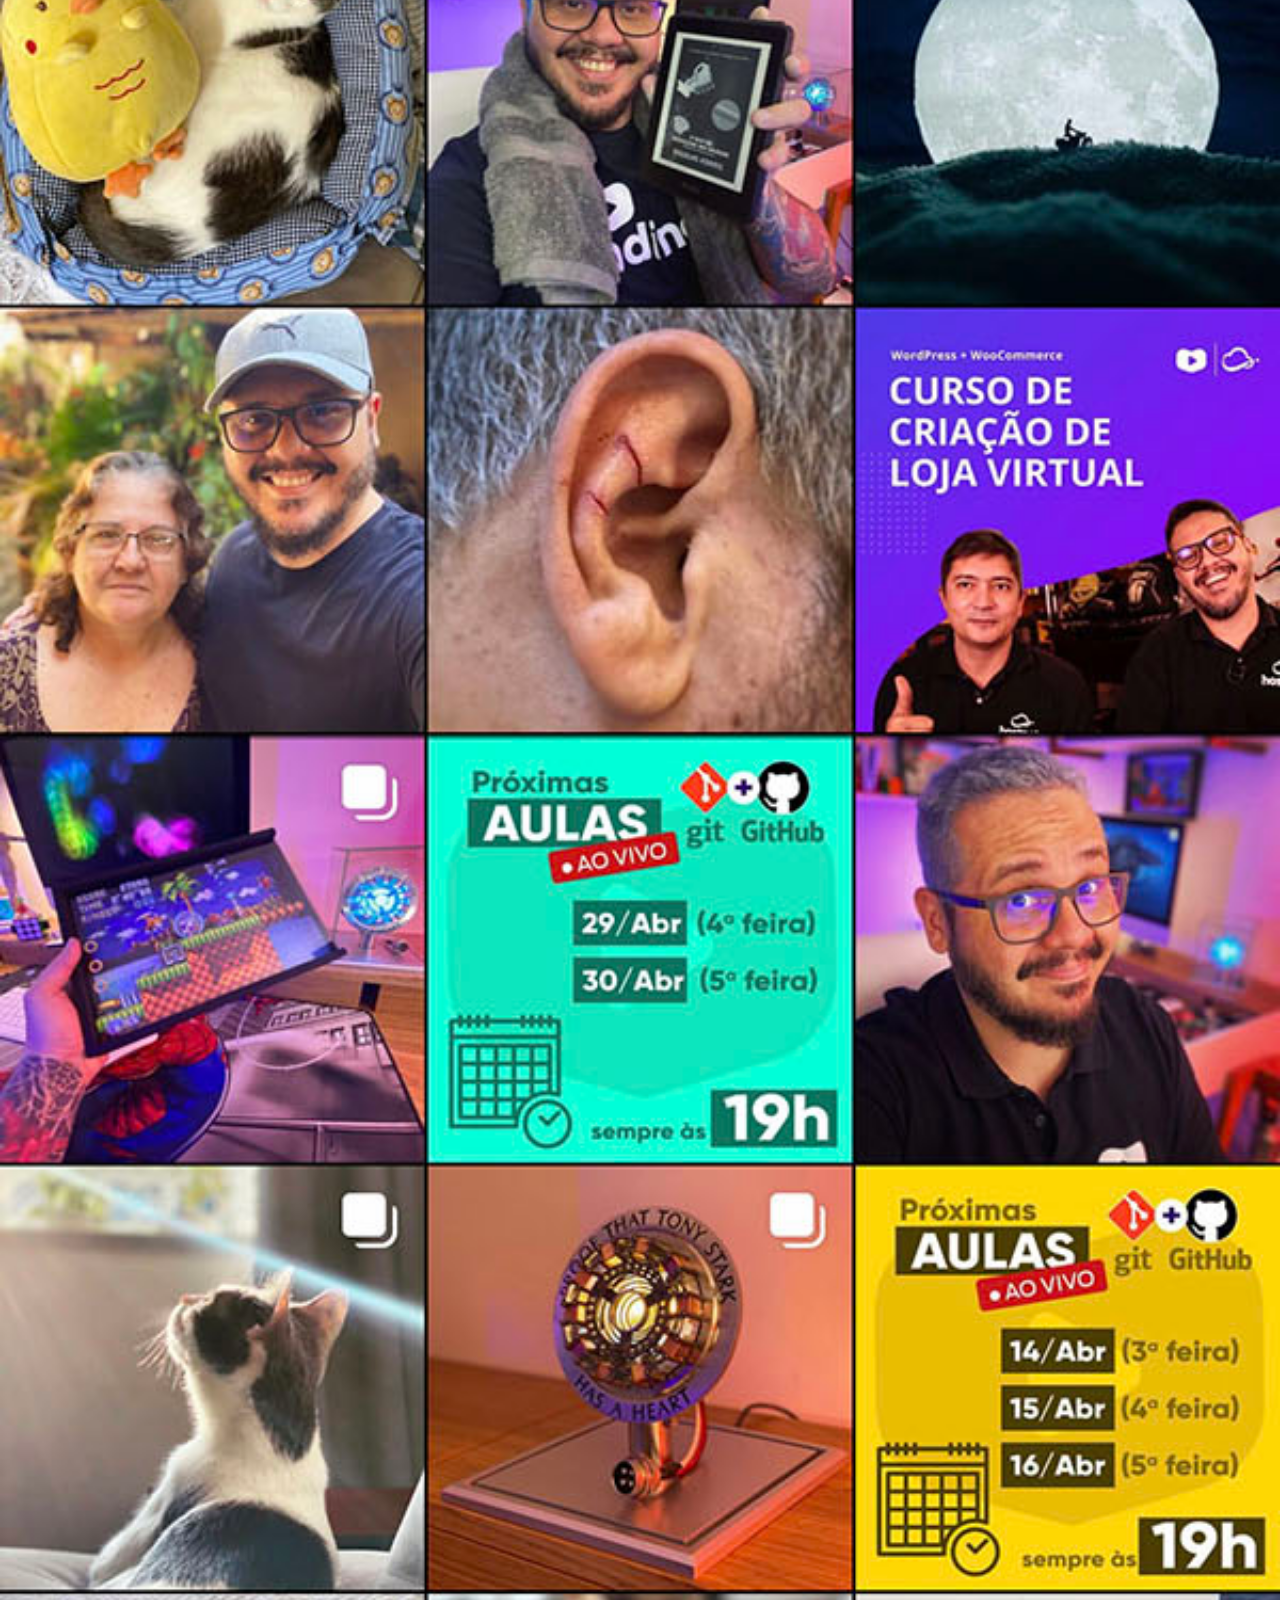
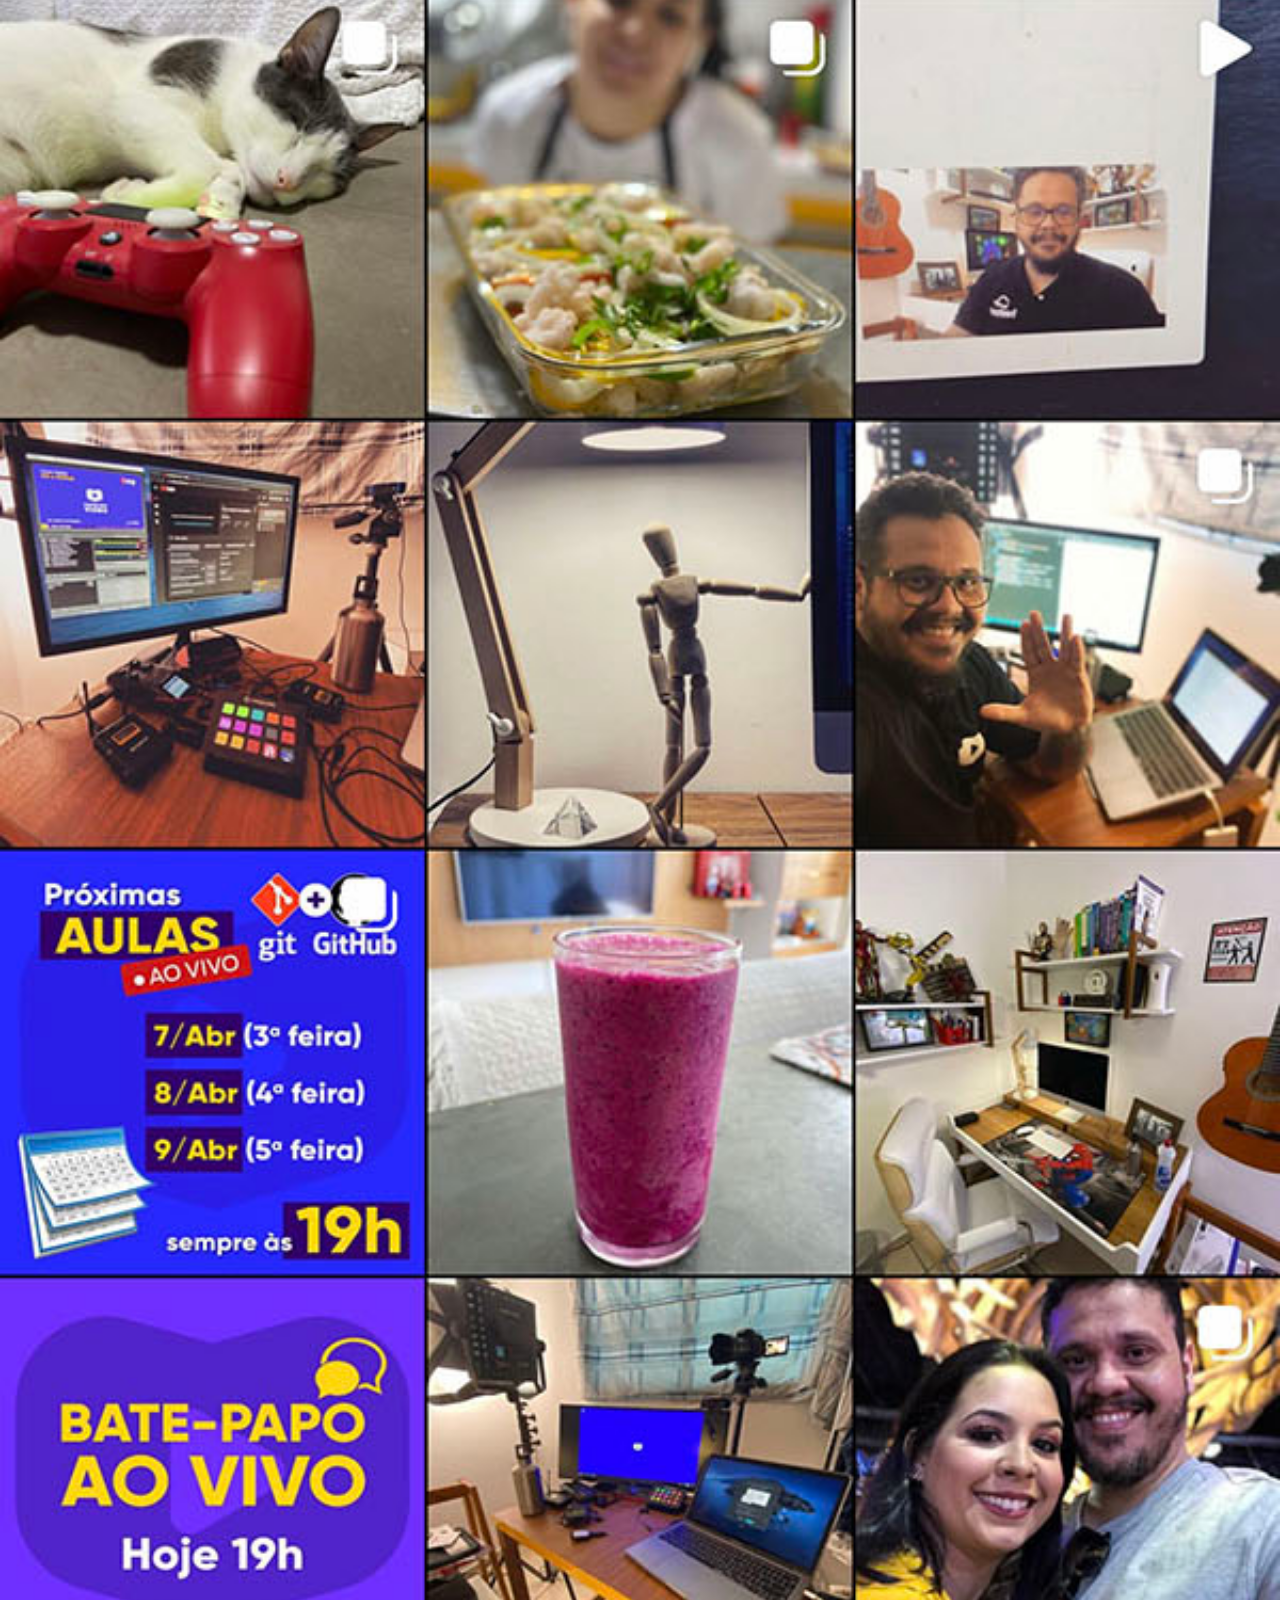
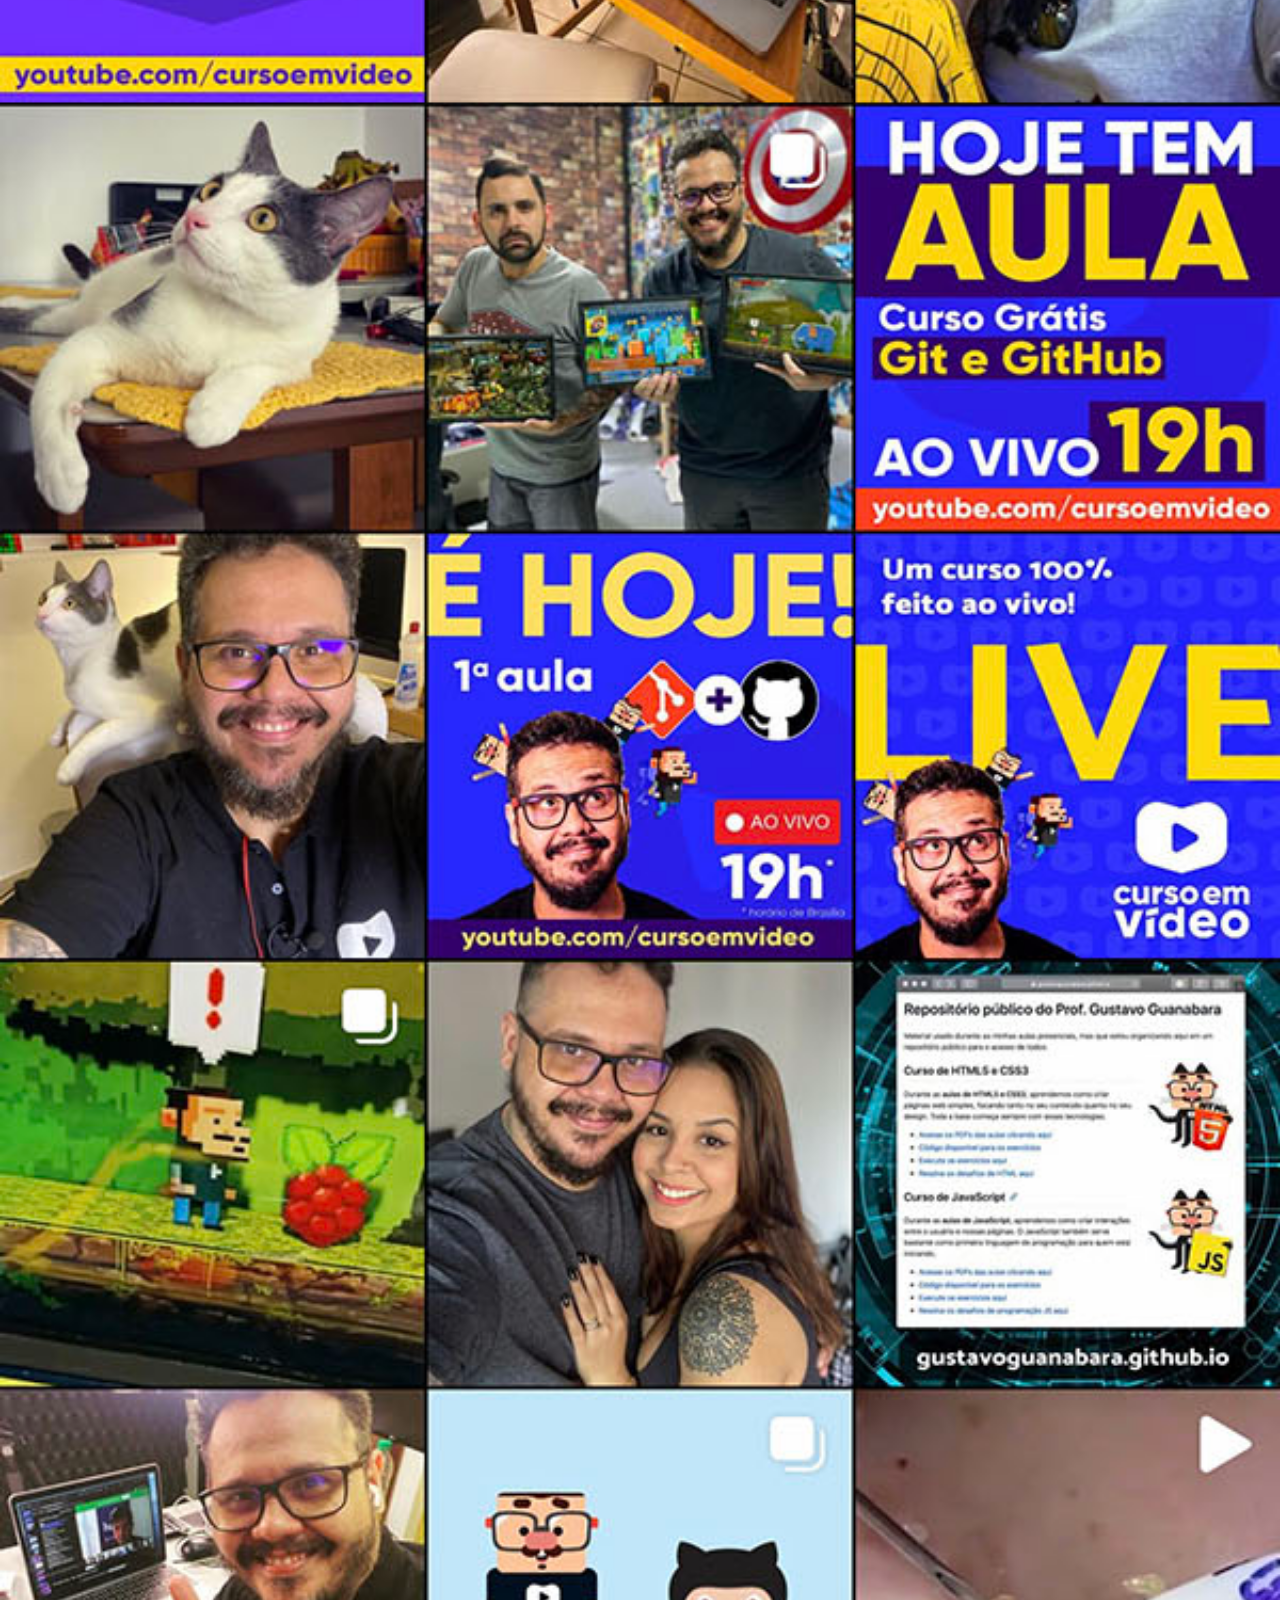
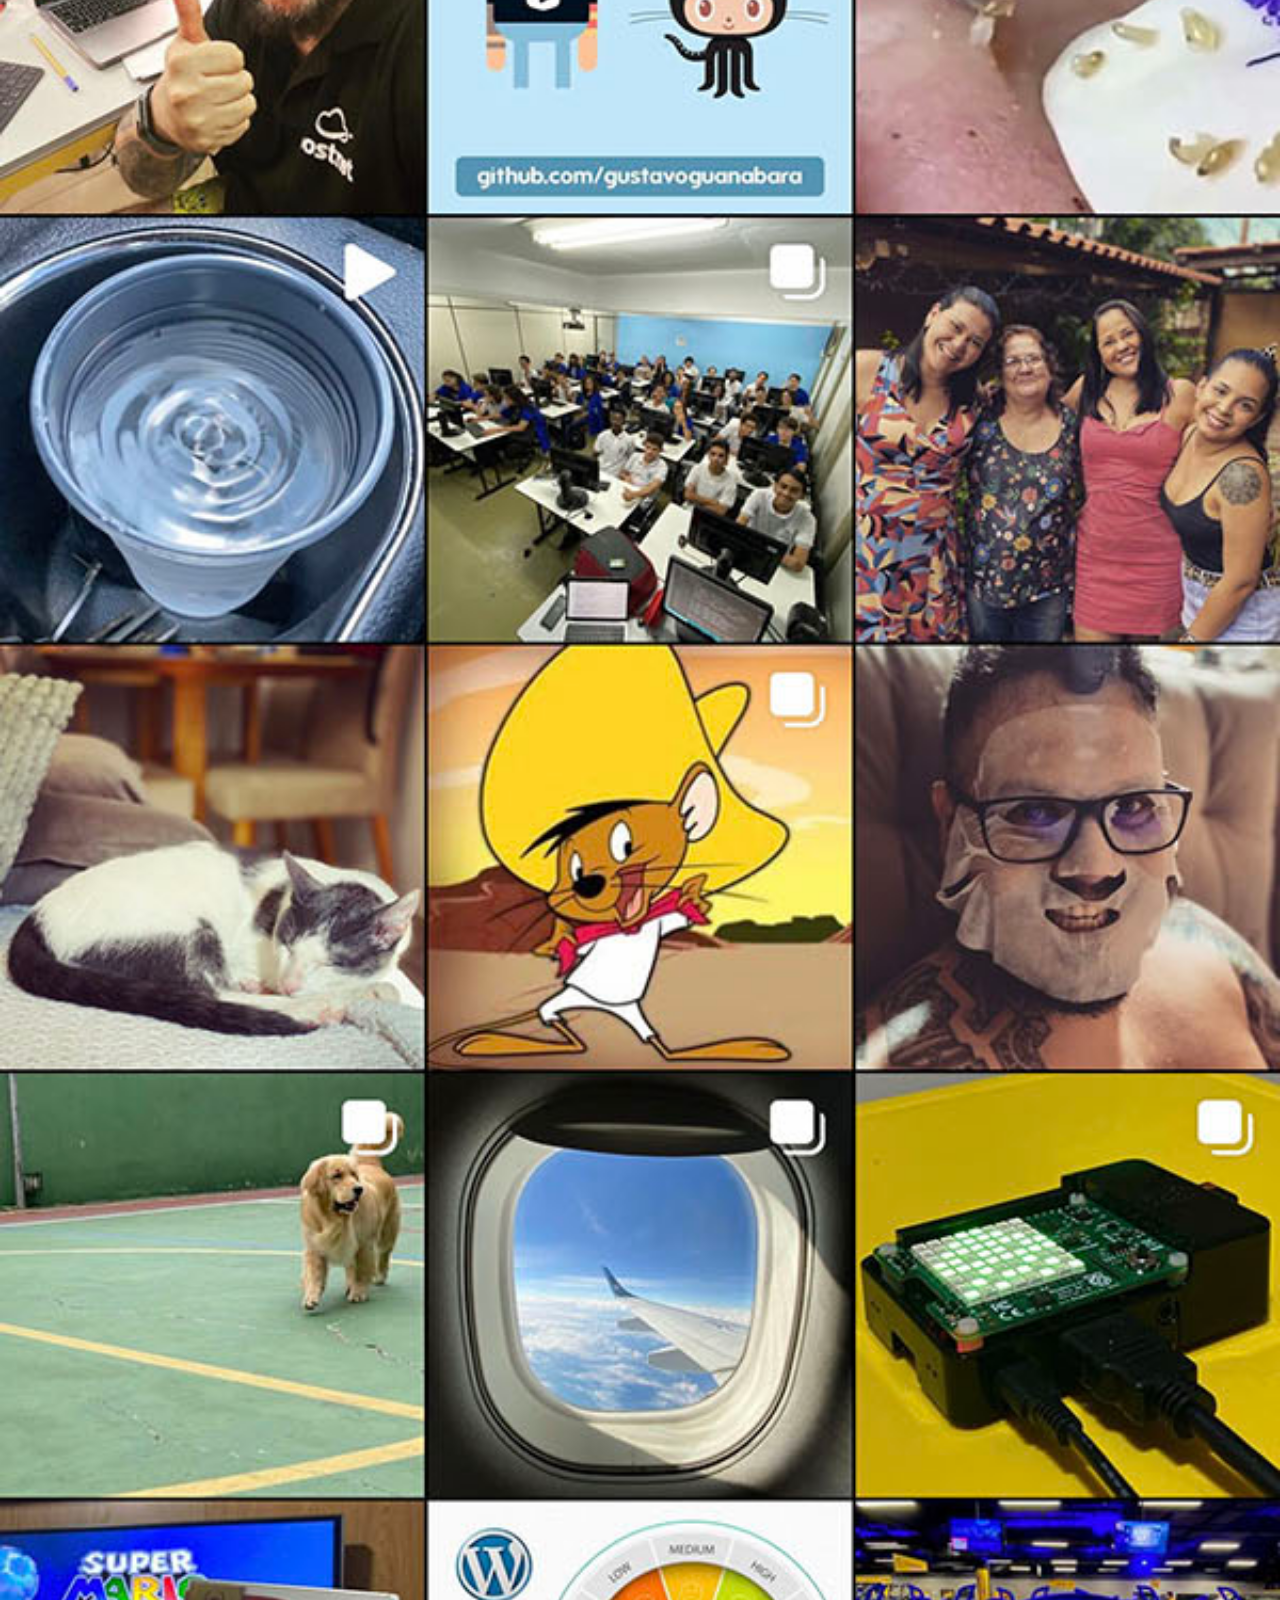
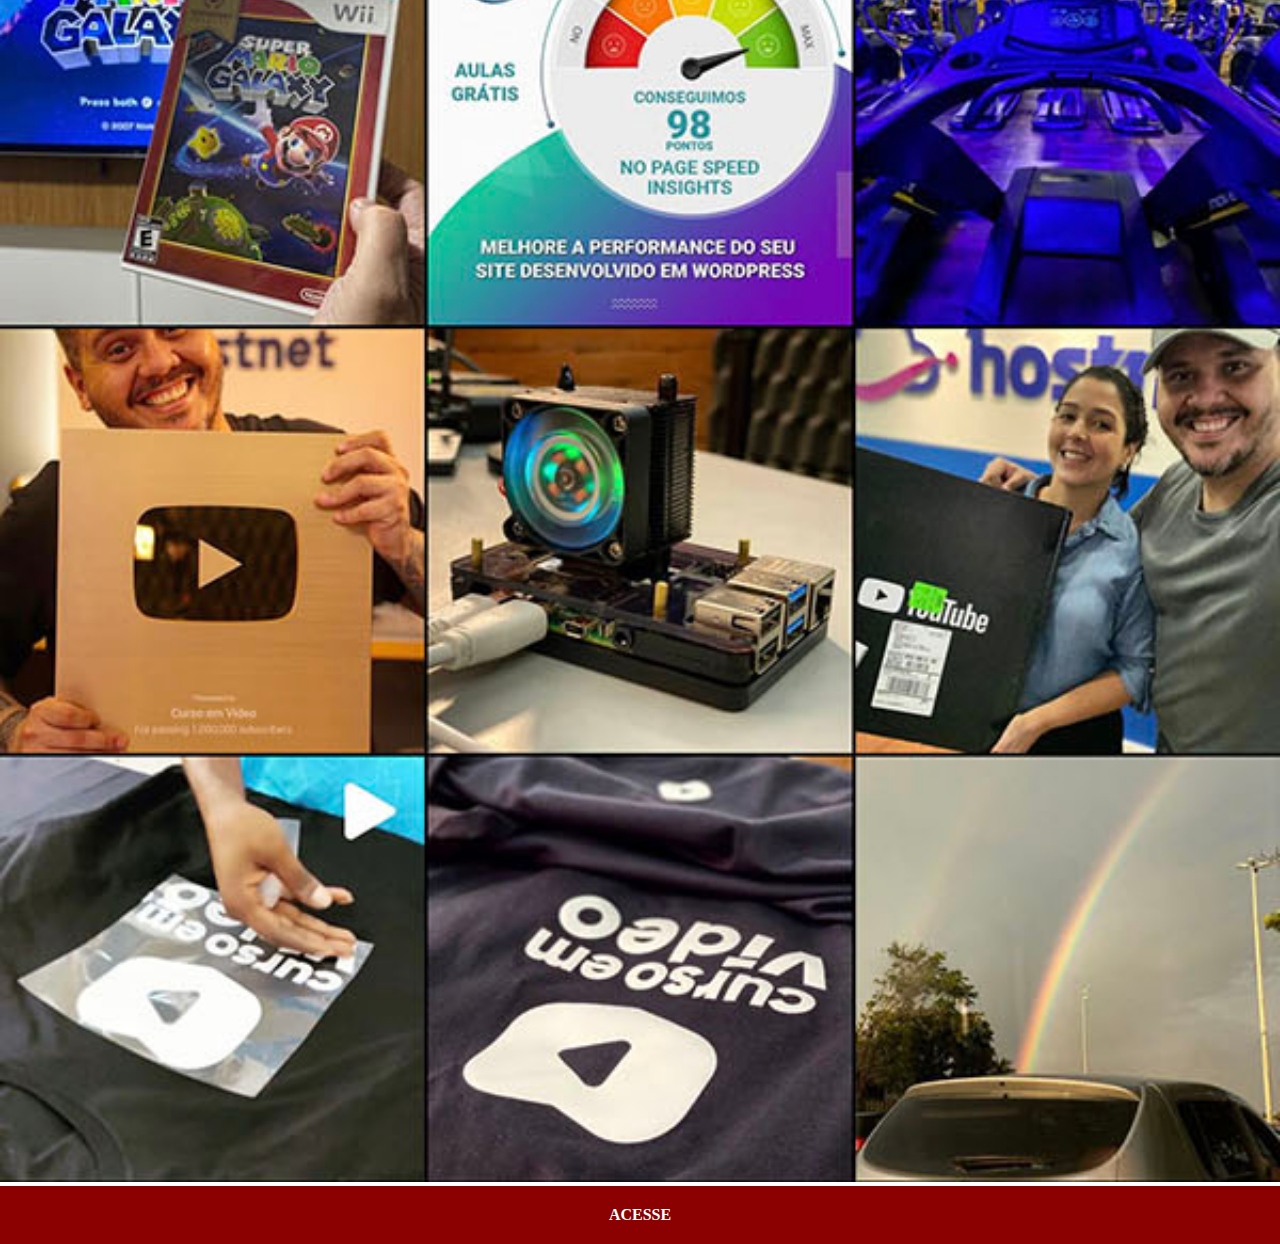
<file: instagram.html>
<!DOCTYPE html>
<html lang="pt-br">
<head>
  <meta charset="UTF-8">
  <meta name="viewport" content="width=device-width, initial-scale=1.0">
  <title>Instagram</title>
  <link rel="stylesheet" href="estilos/social.css">
</head>
<body>
  <img src="imagens/tela-instagram.jpg" alt="instagram">
  <a href="https://www.instagram.com/gustavoguanabara" target="_blank" rel="noopener">ACESSE</a>
</body>
</html>
</file>
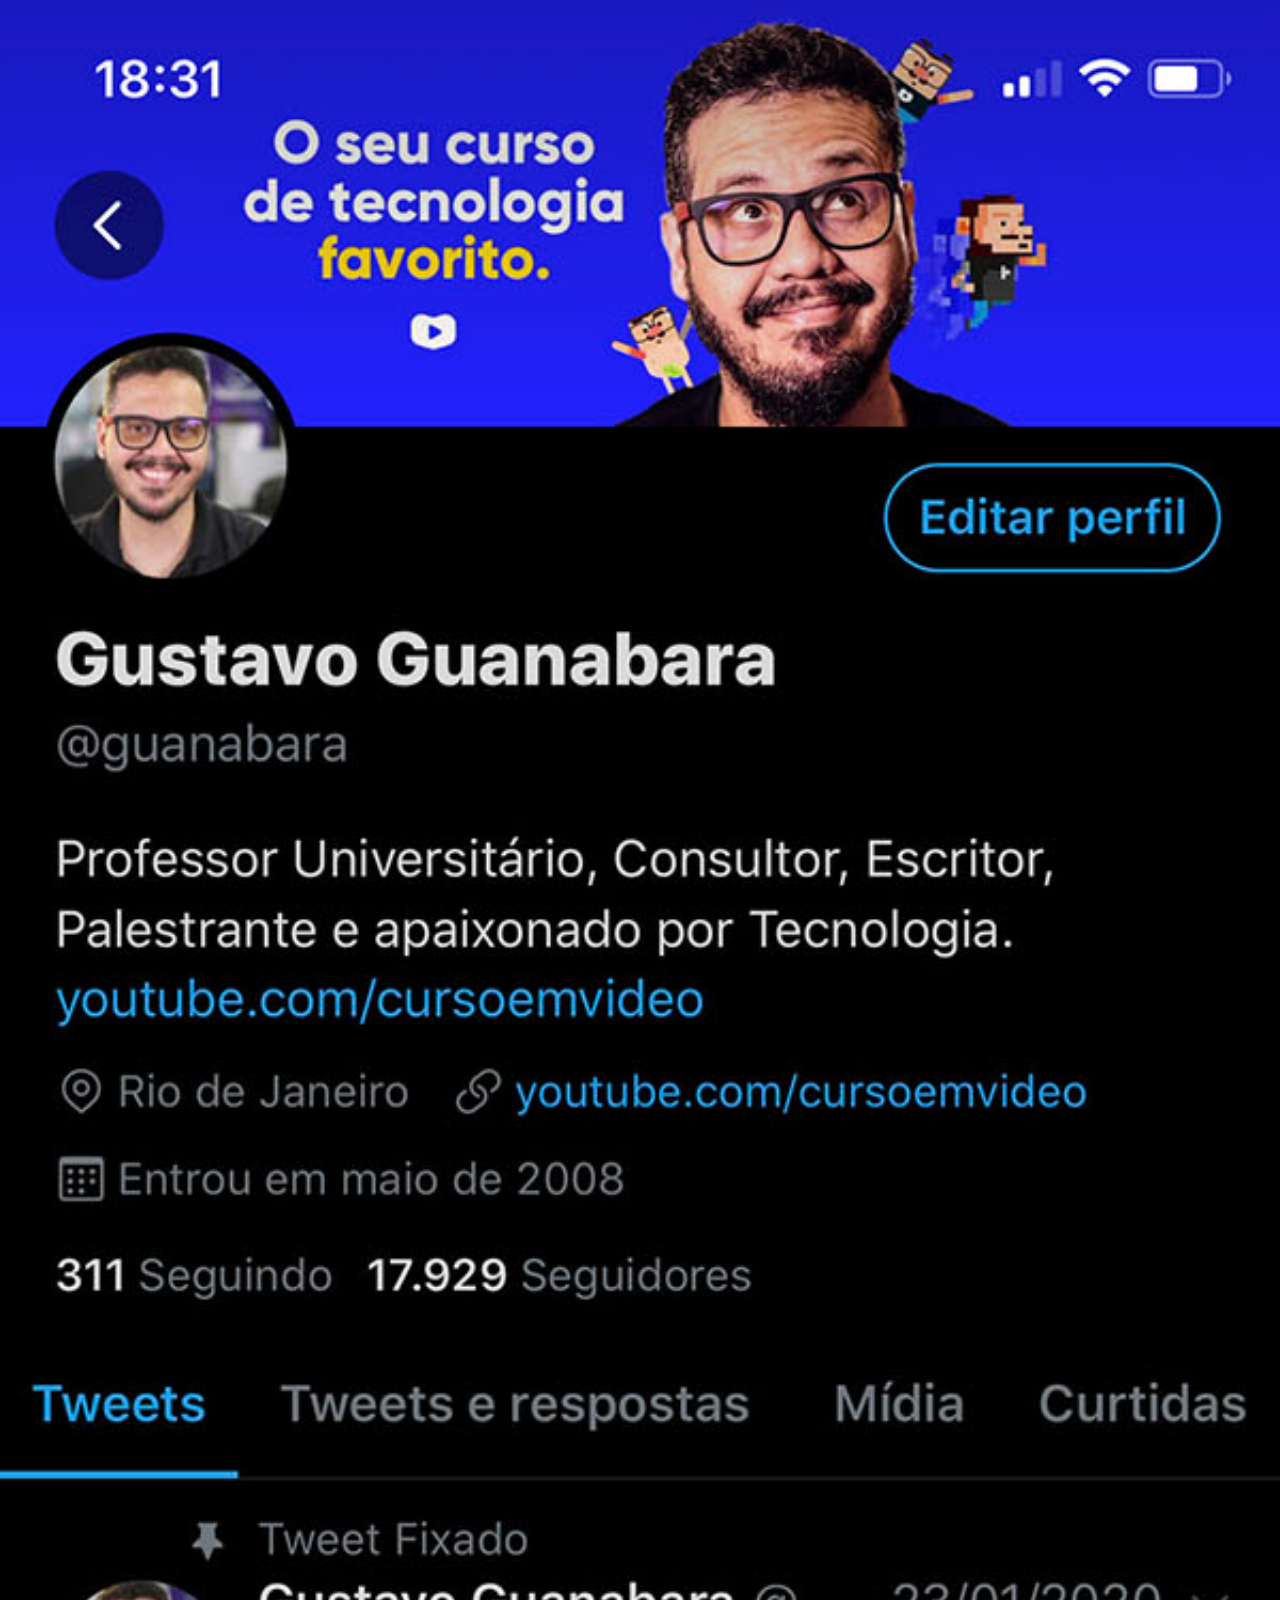
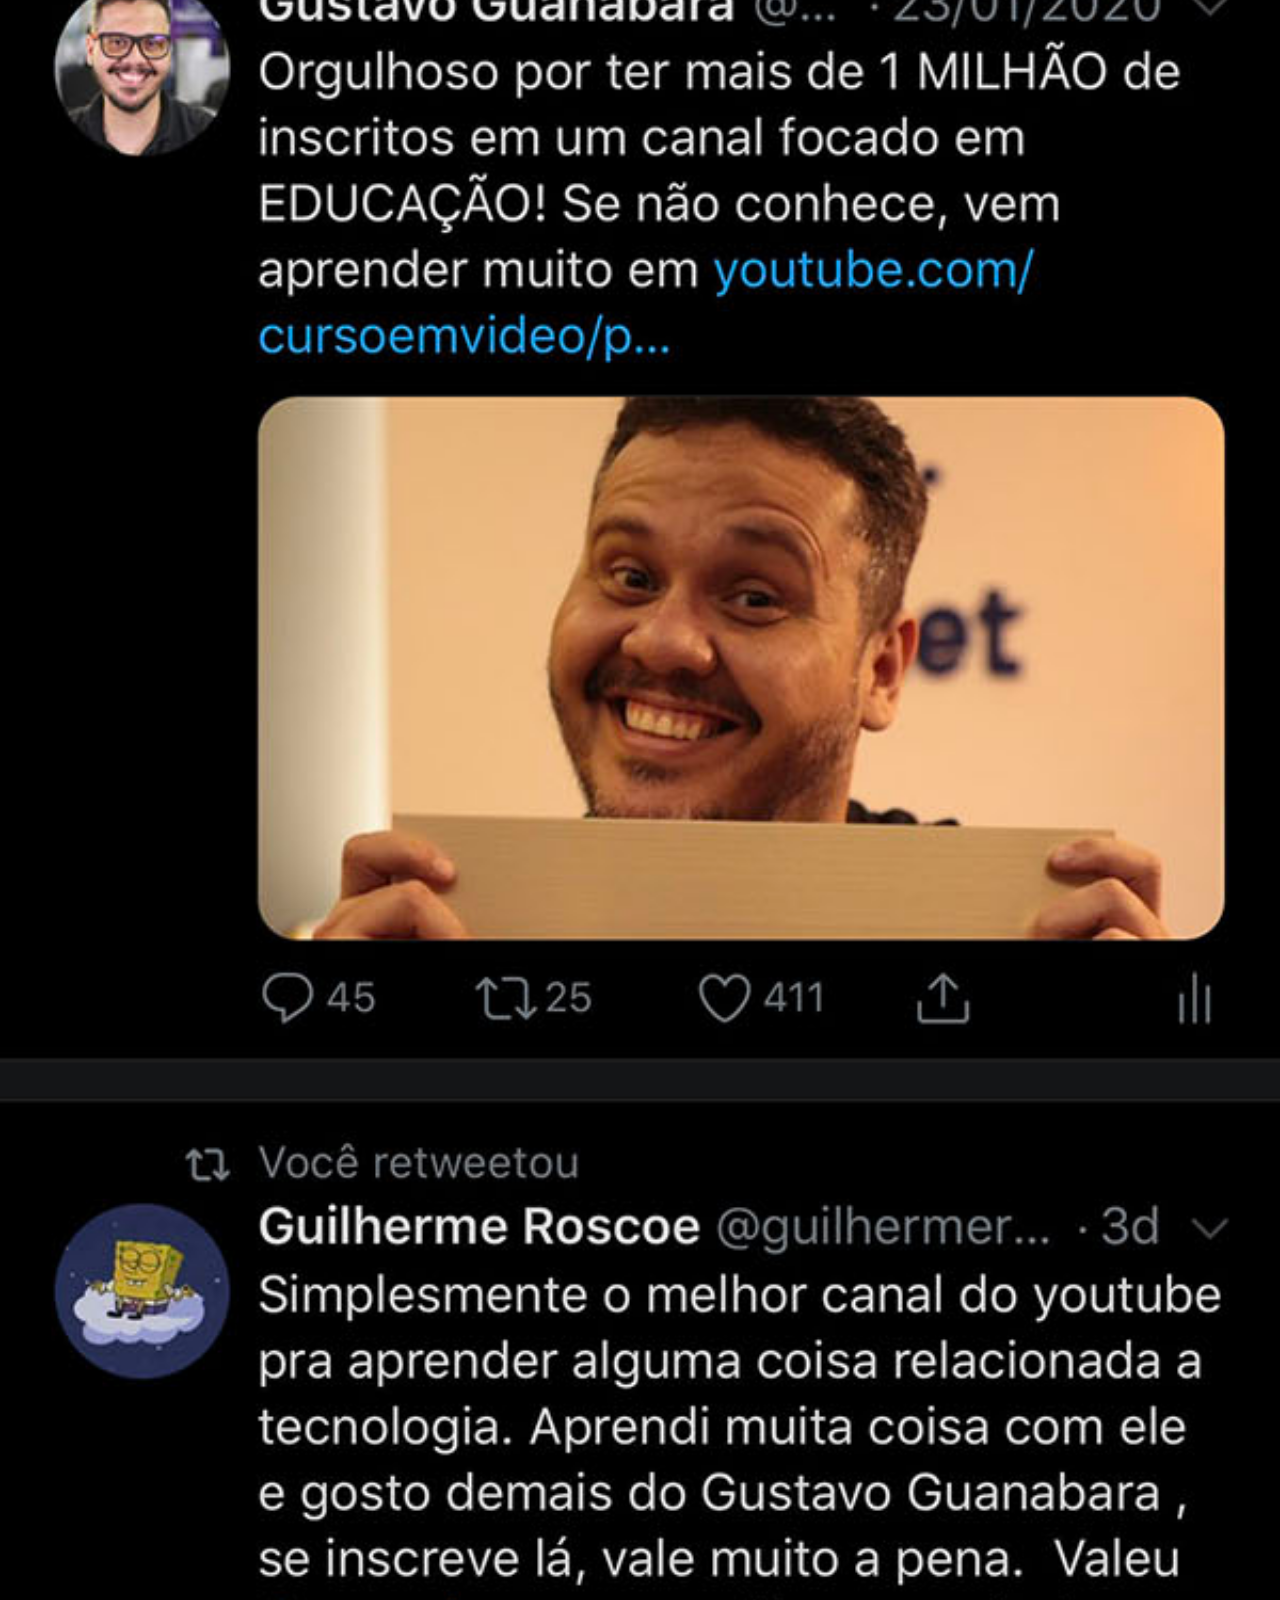
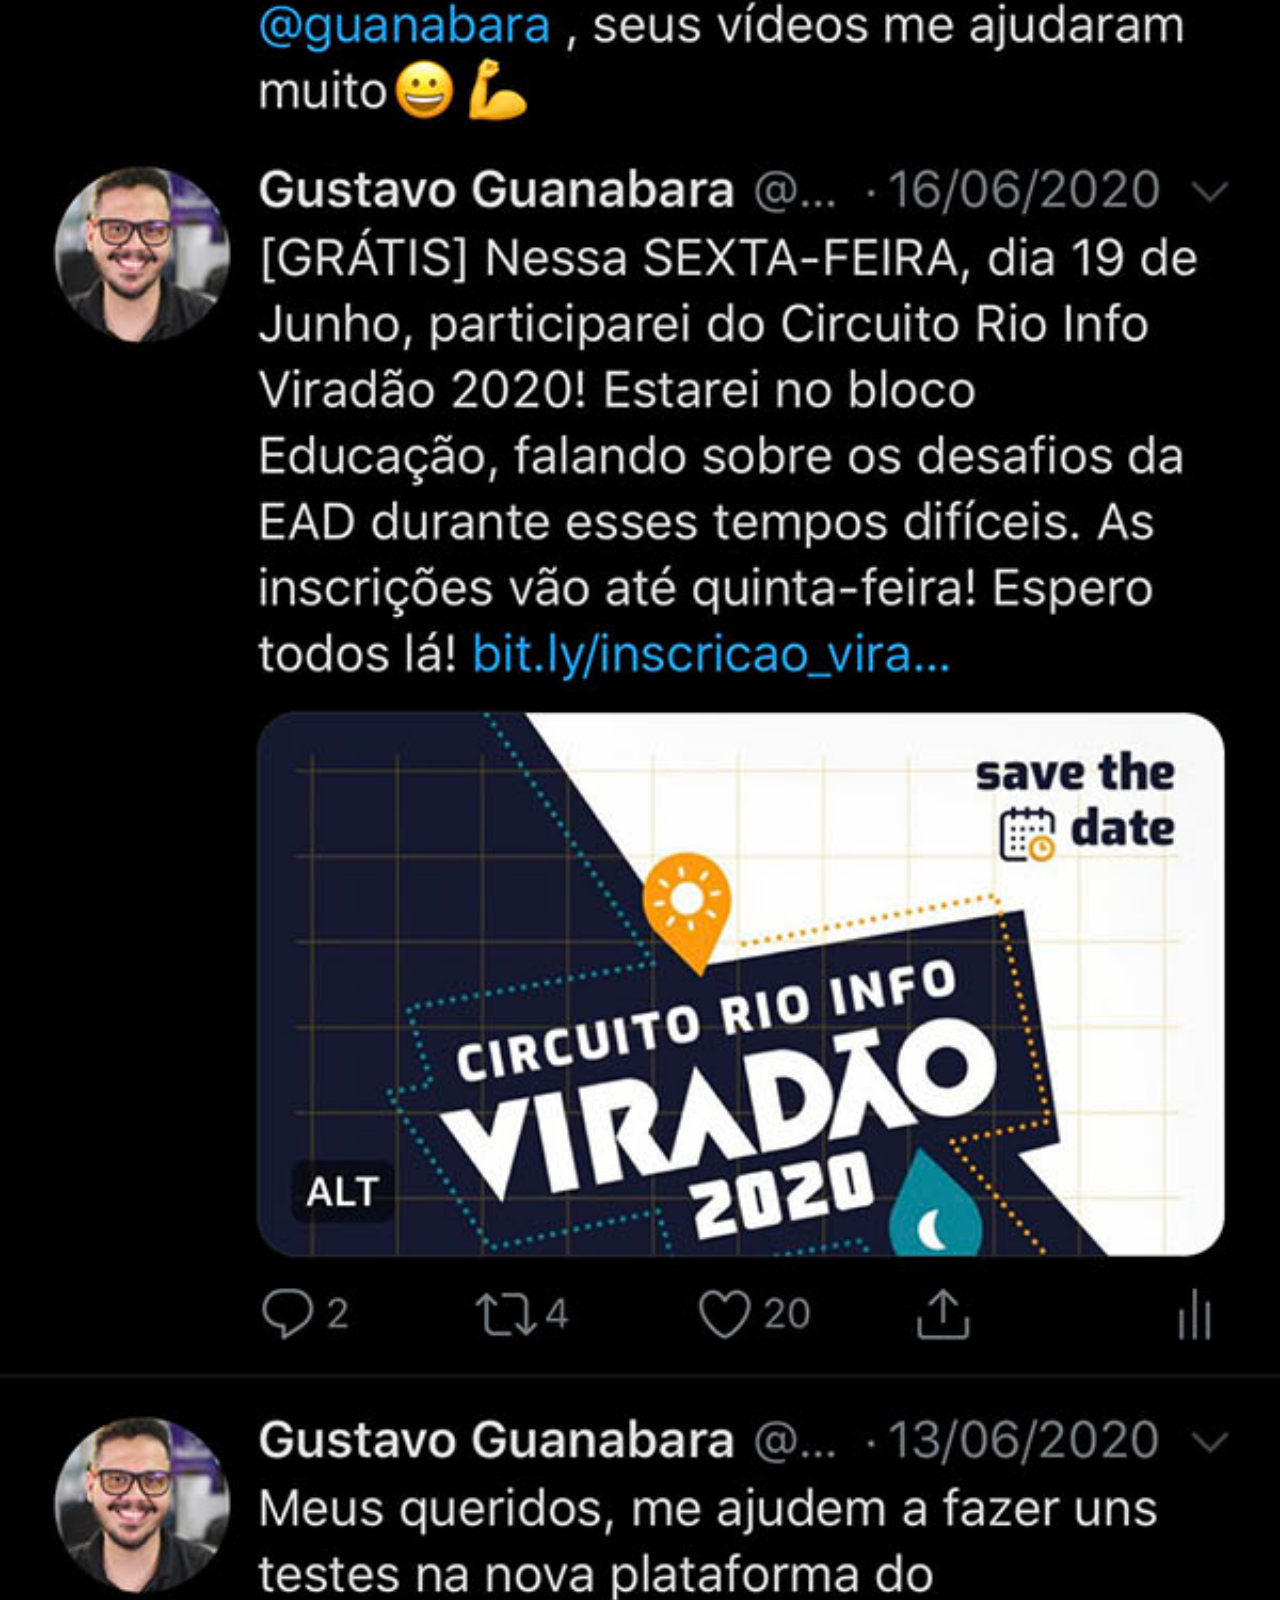
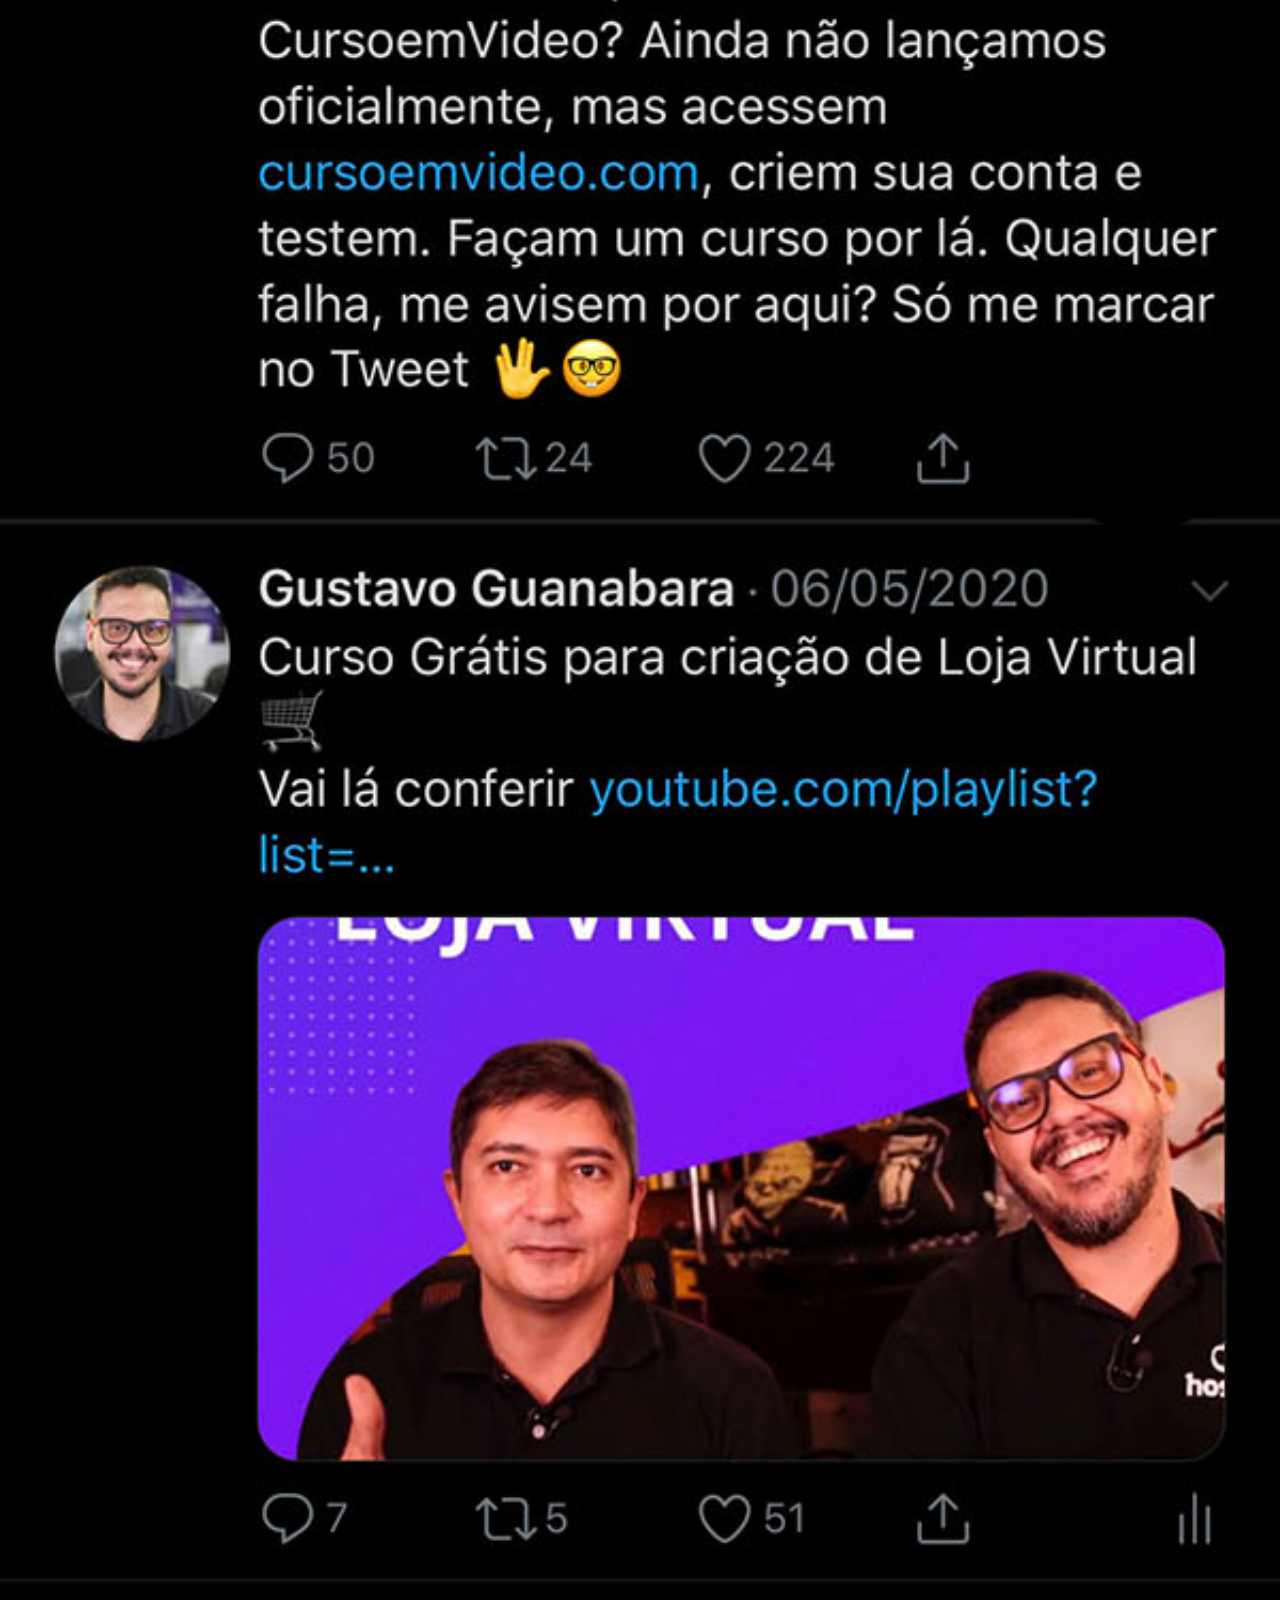
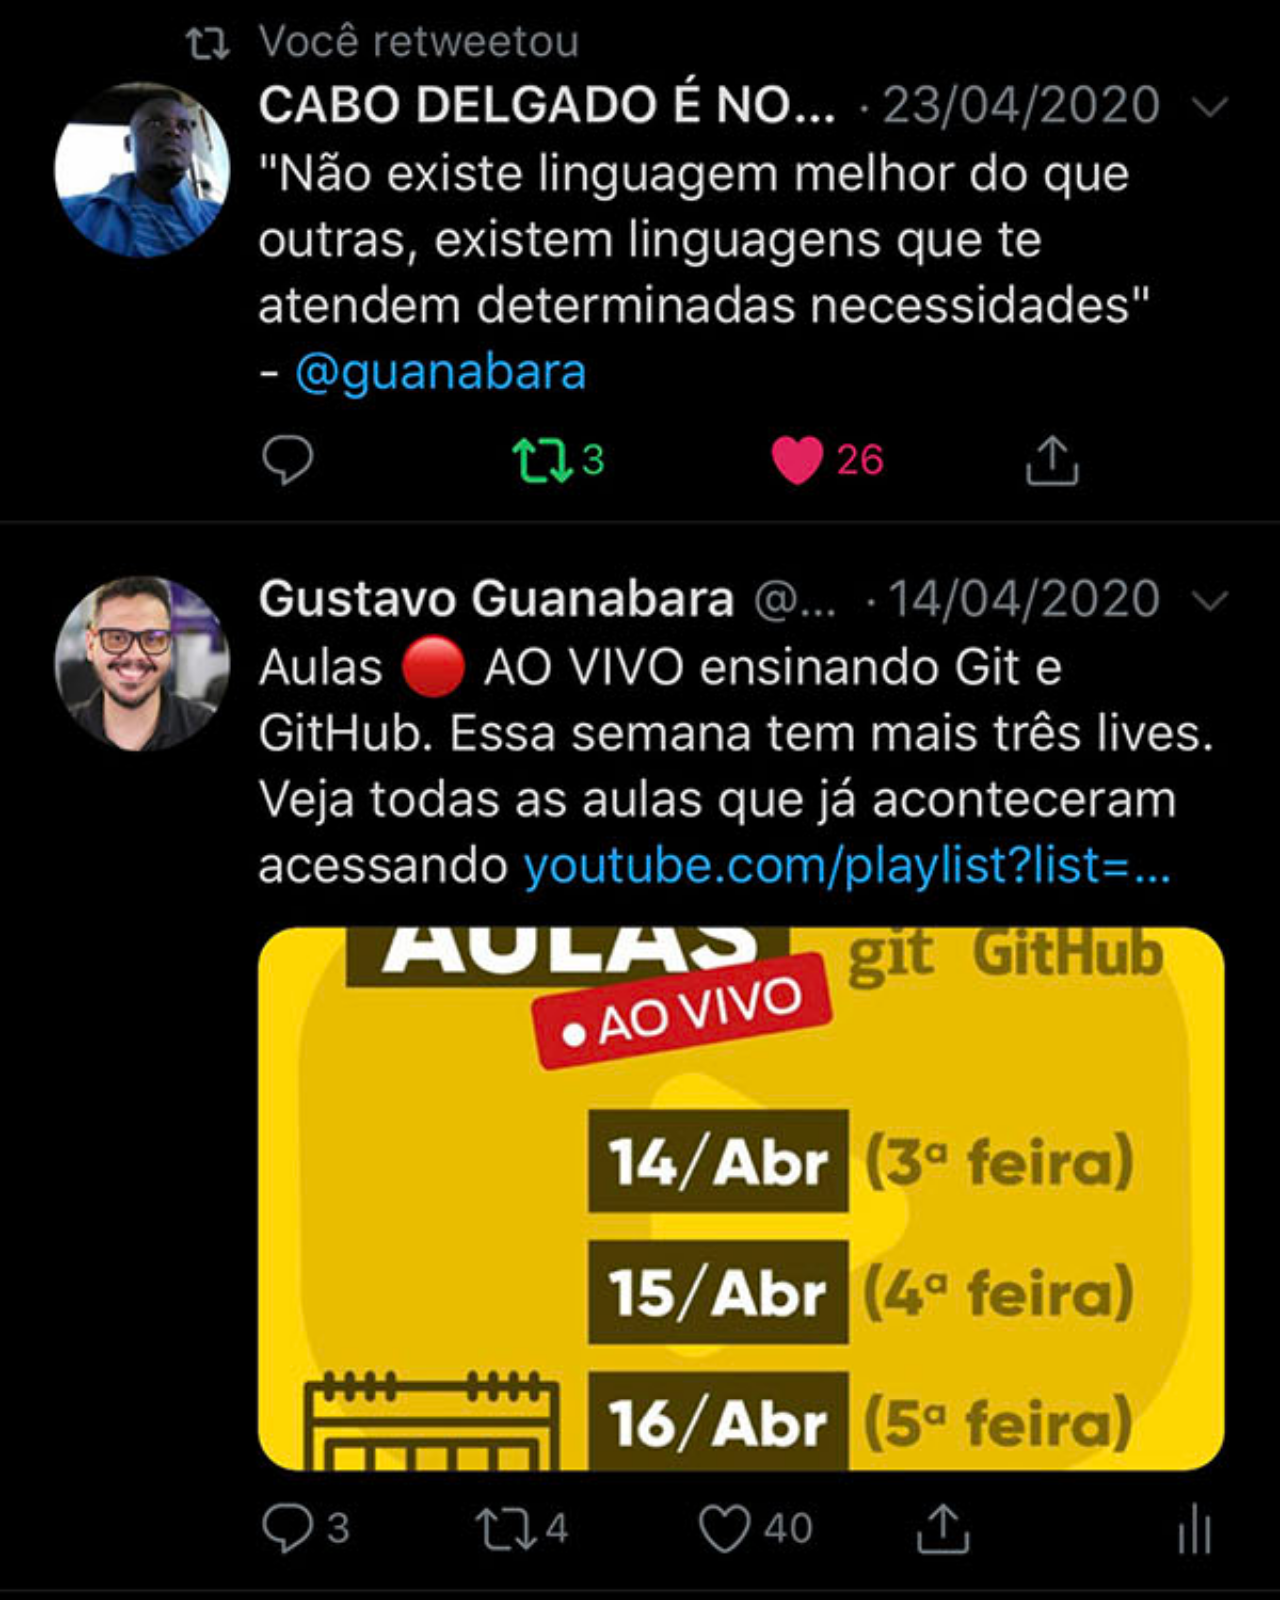
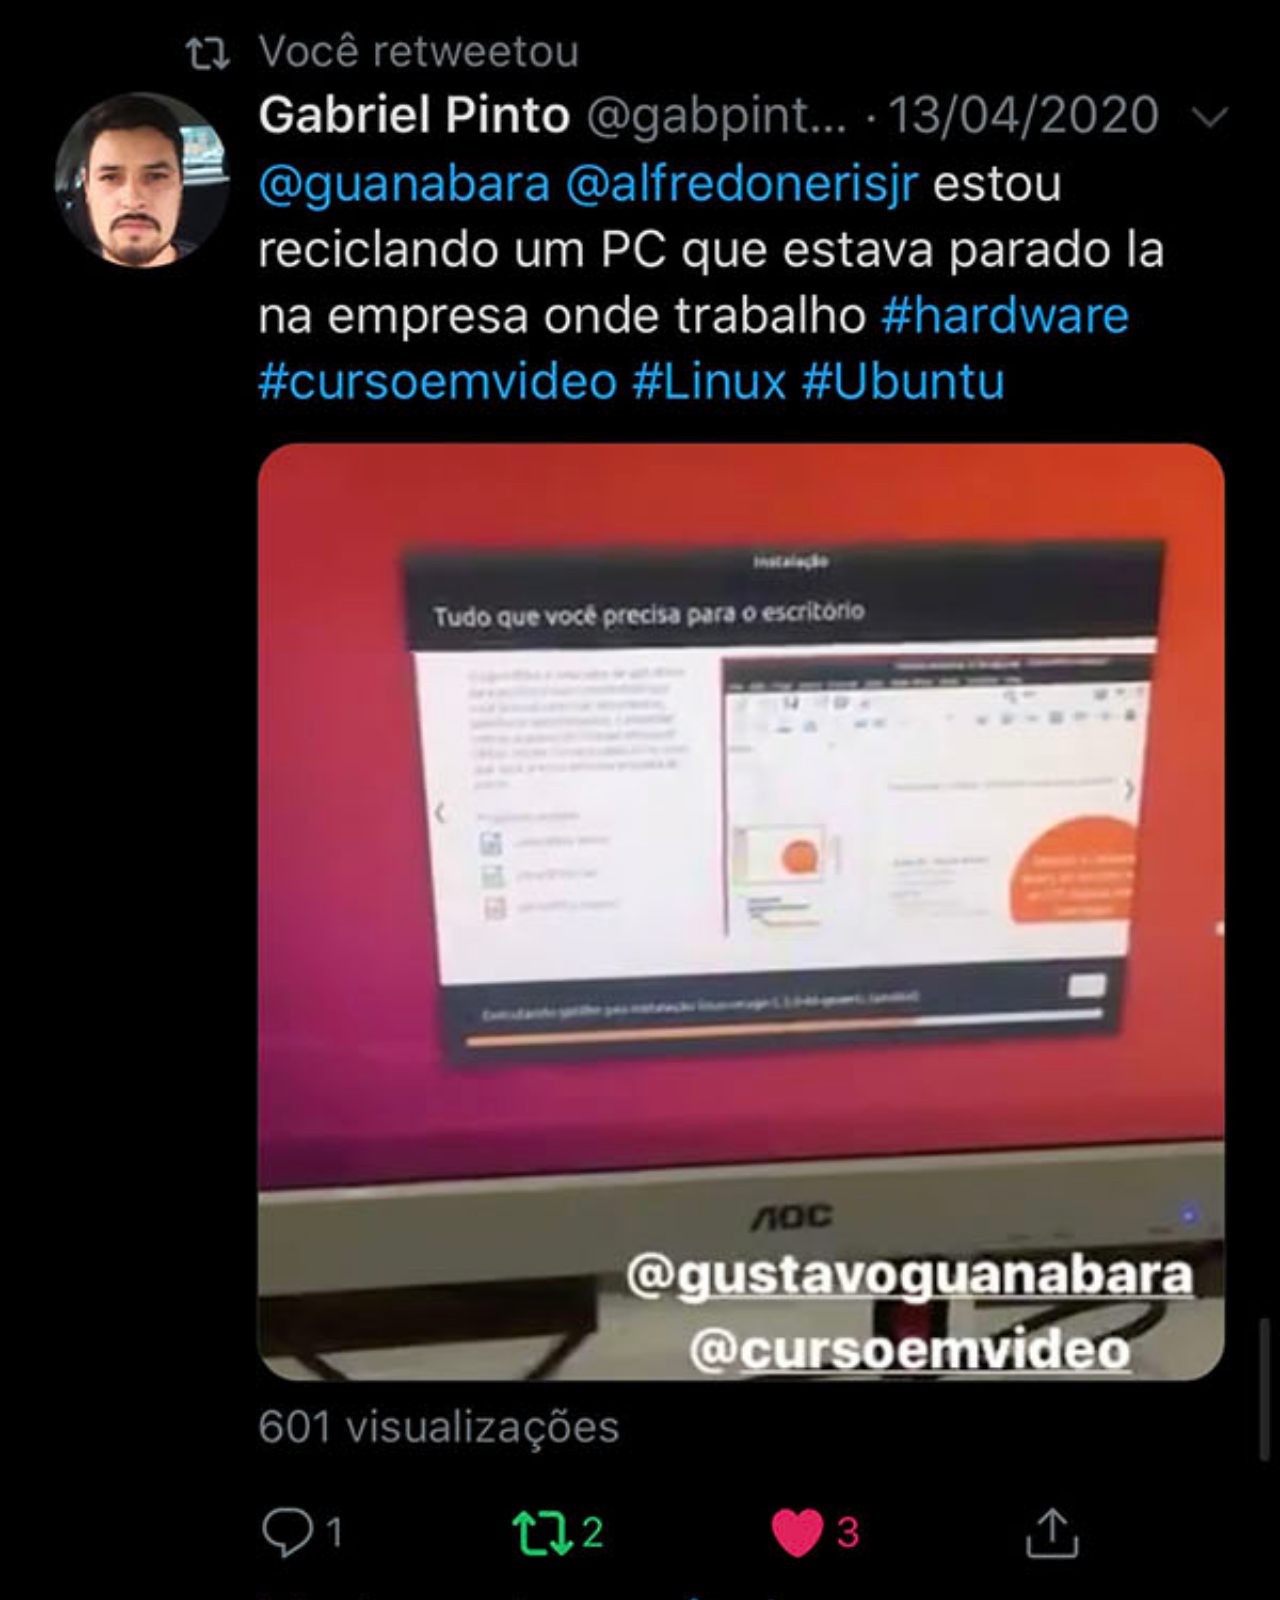
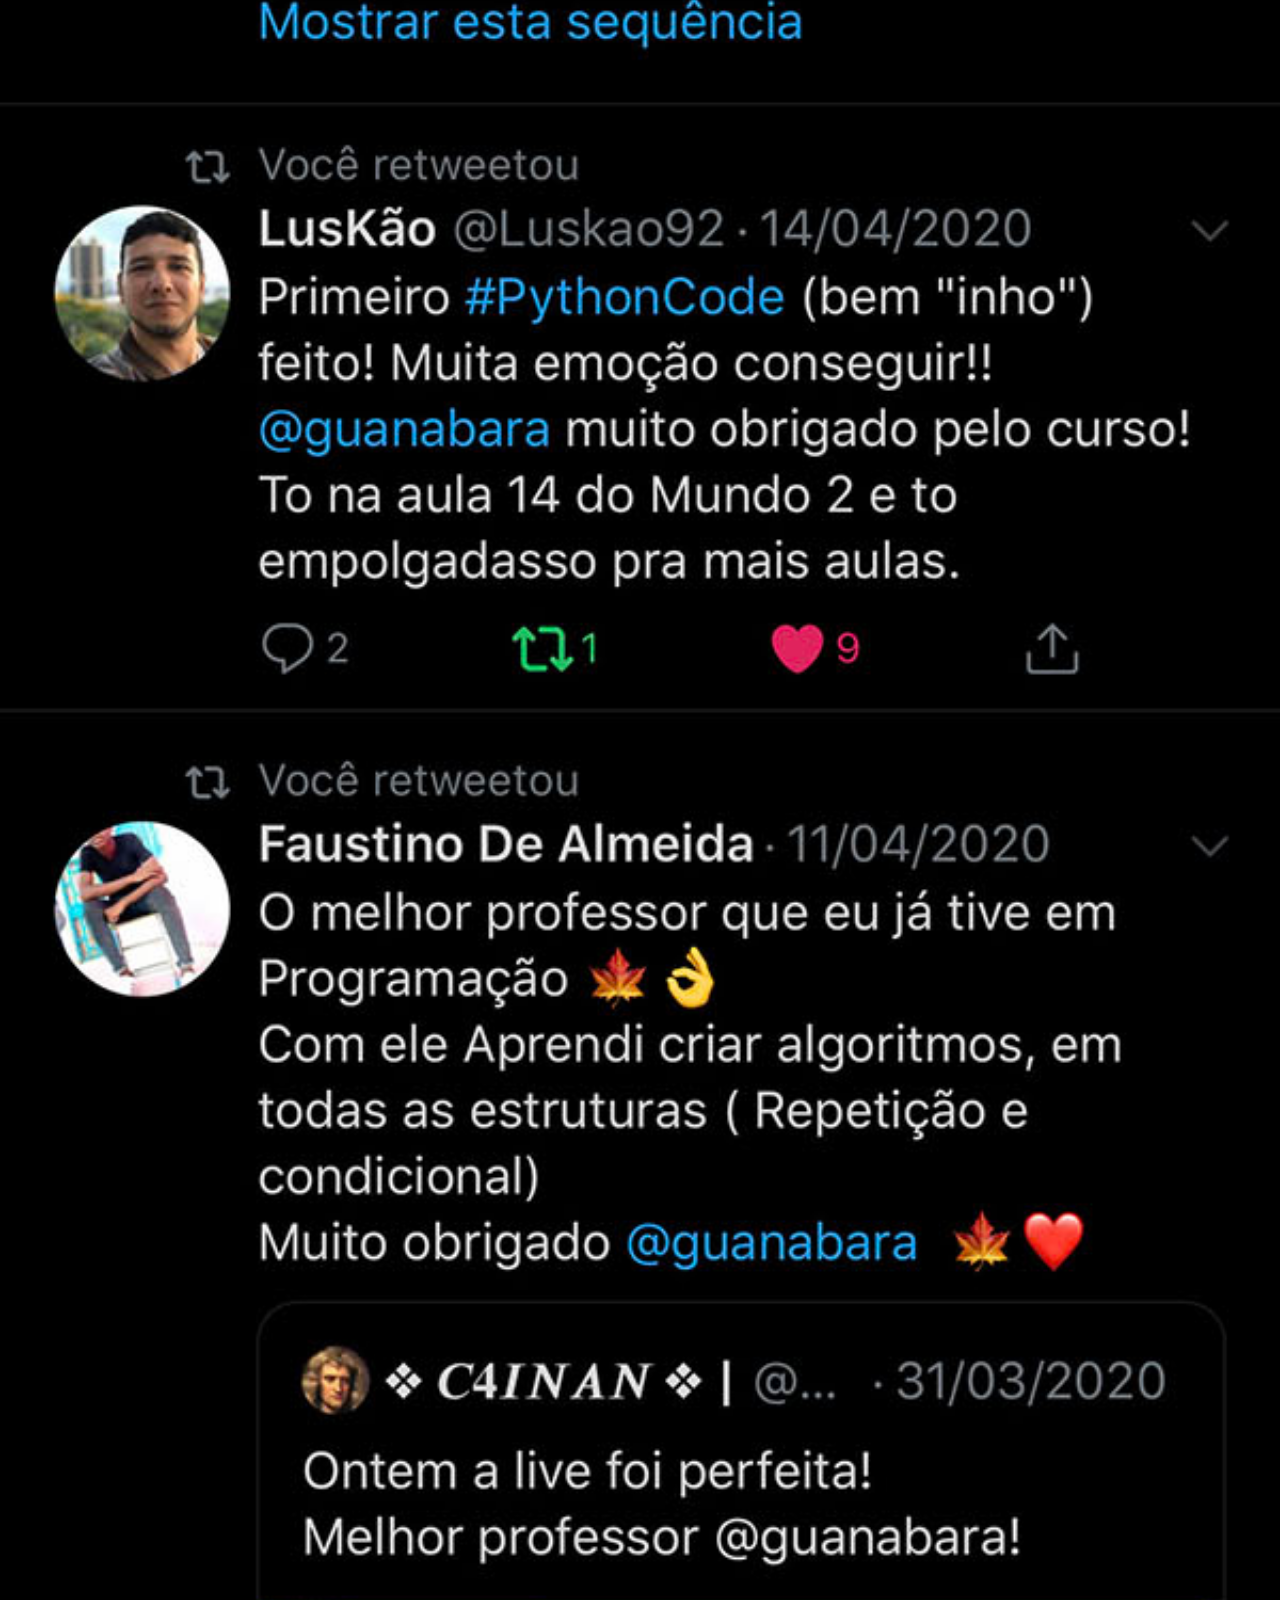
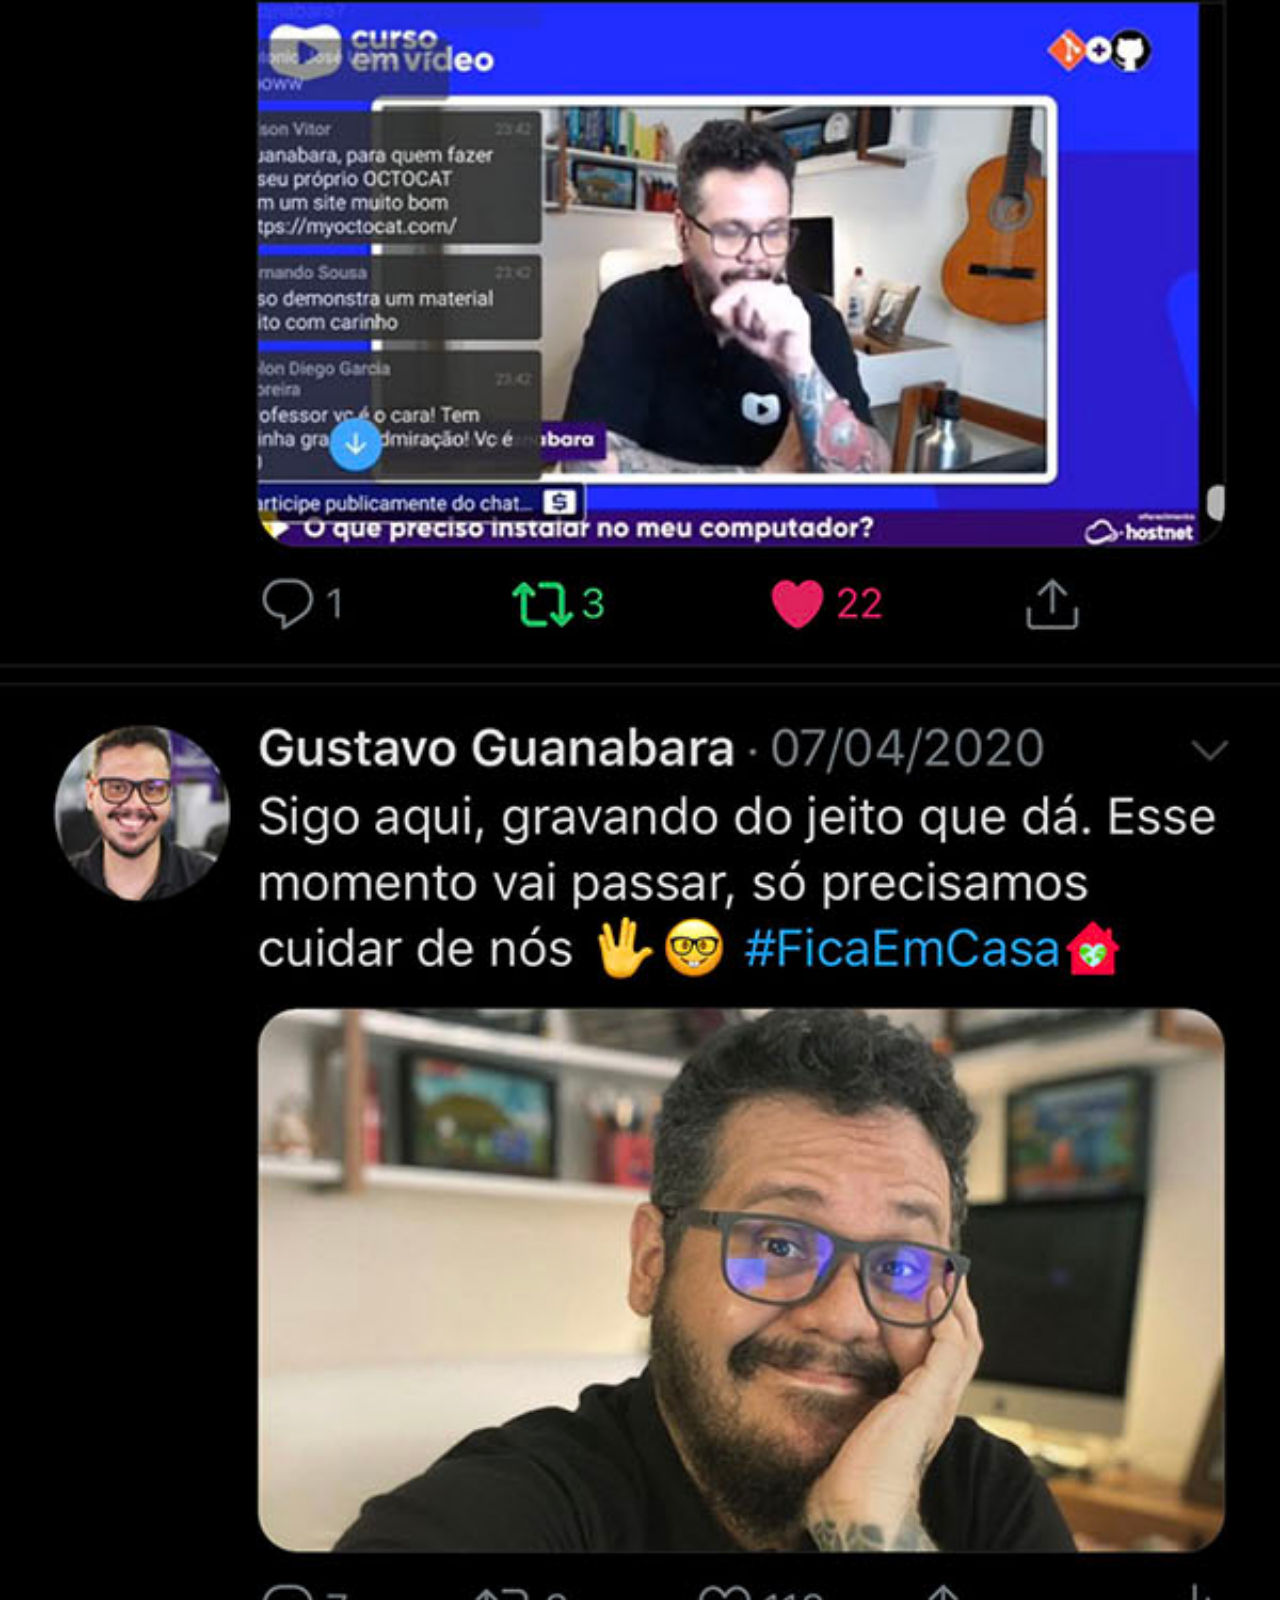
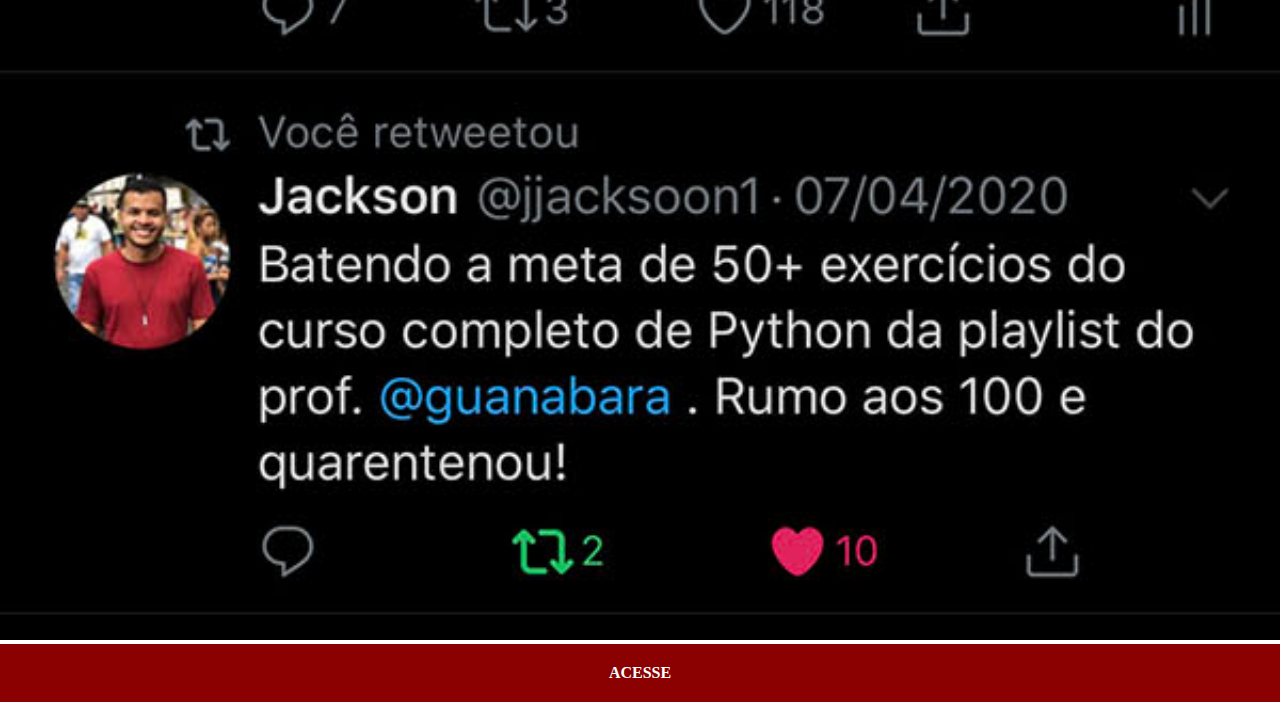
<file: twitter.html>
<!DOCTYPE html>
<html lang="pt-br">
<head>
  <meta charset="UTF-8">
  <meta name="viewport" content="width=device-width, initial-scale=1.0">
  <title>Twitter</title>
  <link rel="stylesheet" href="estilos/social.css">
</head>
<body>
  <img src="imagens/tela-twitter.jpg" alt="twitter">
  <a href="https://x.com/guanabara" target="_blank" rel="noopener">ACESSE</a>
</body>
</html>
</file>
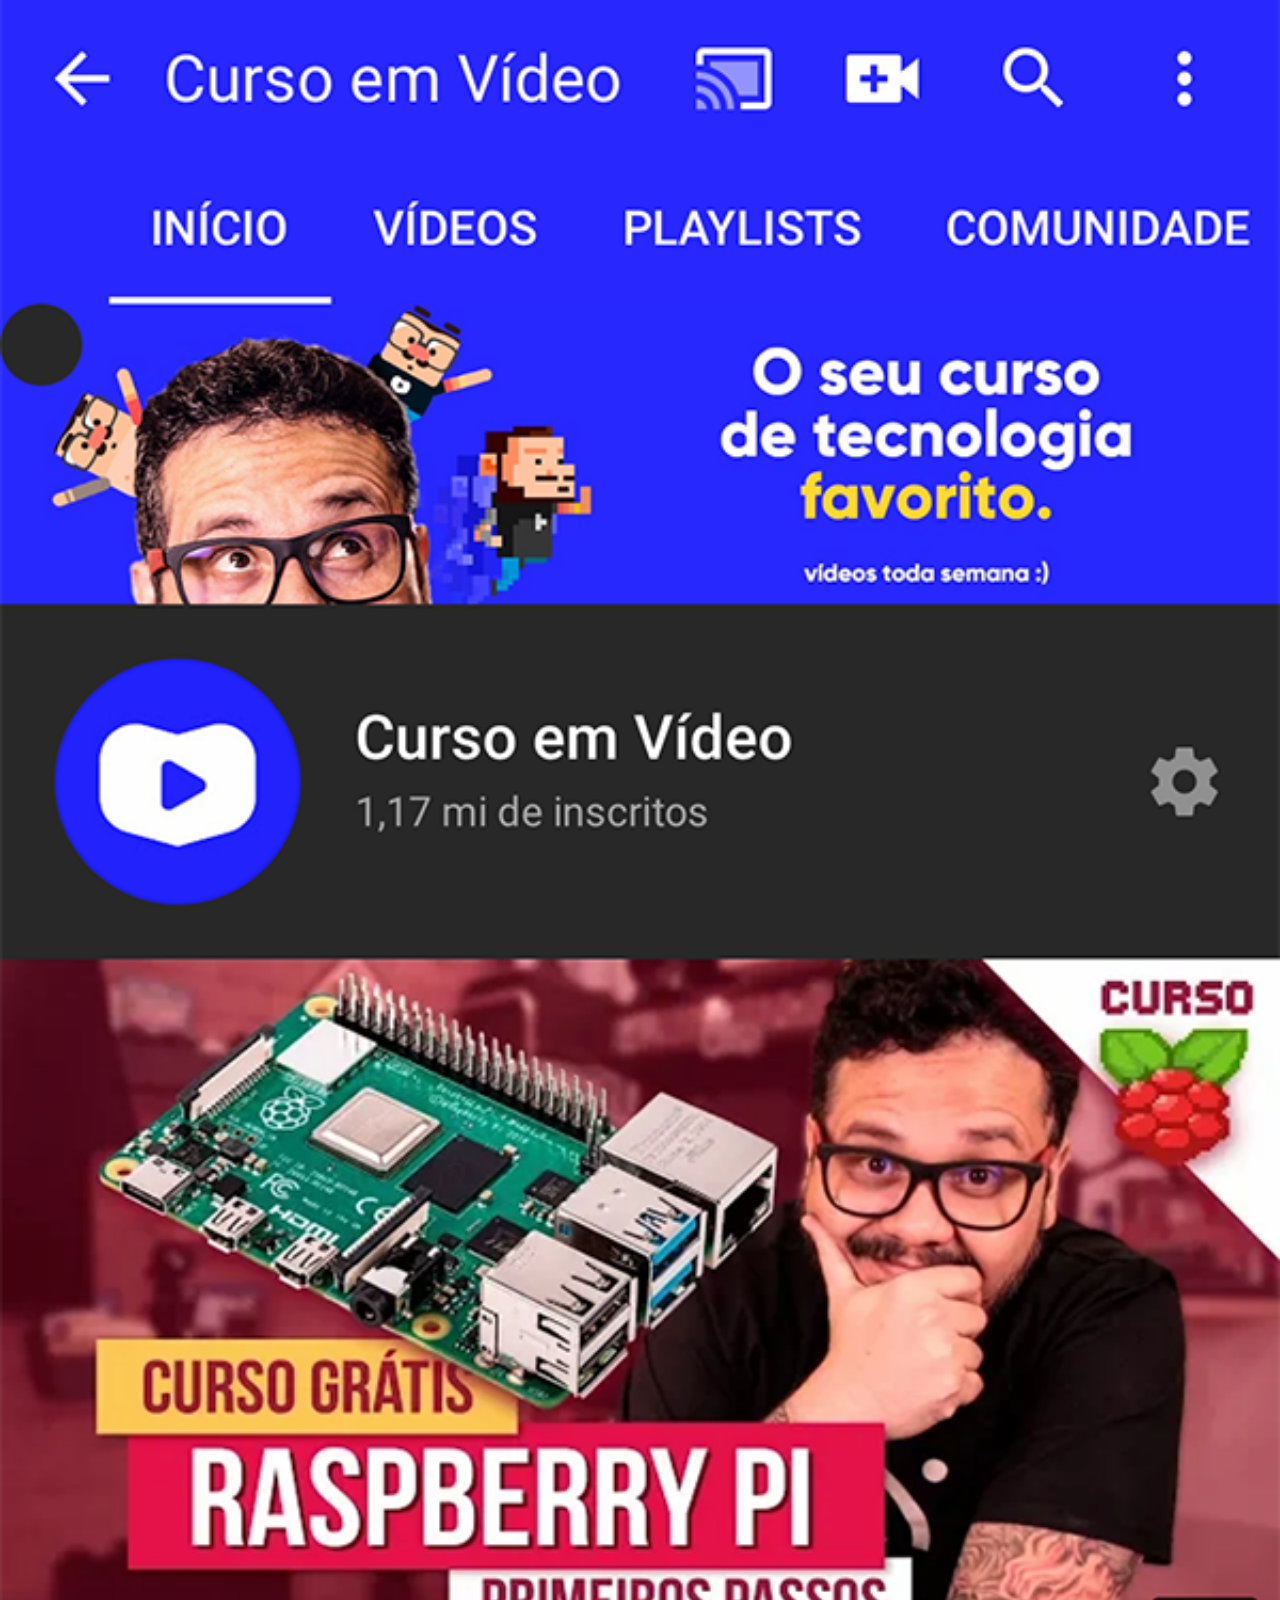
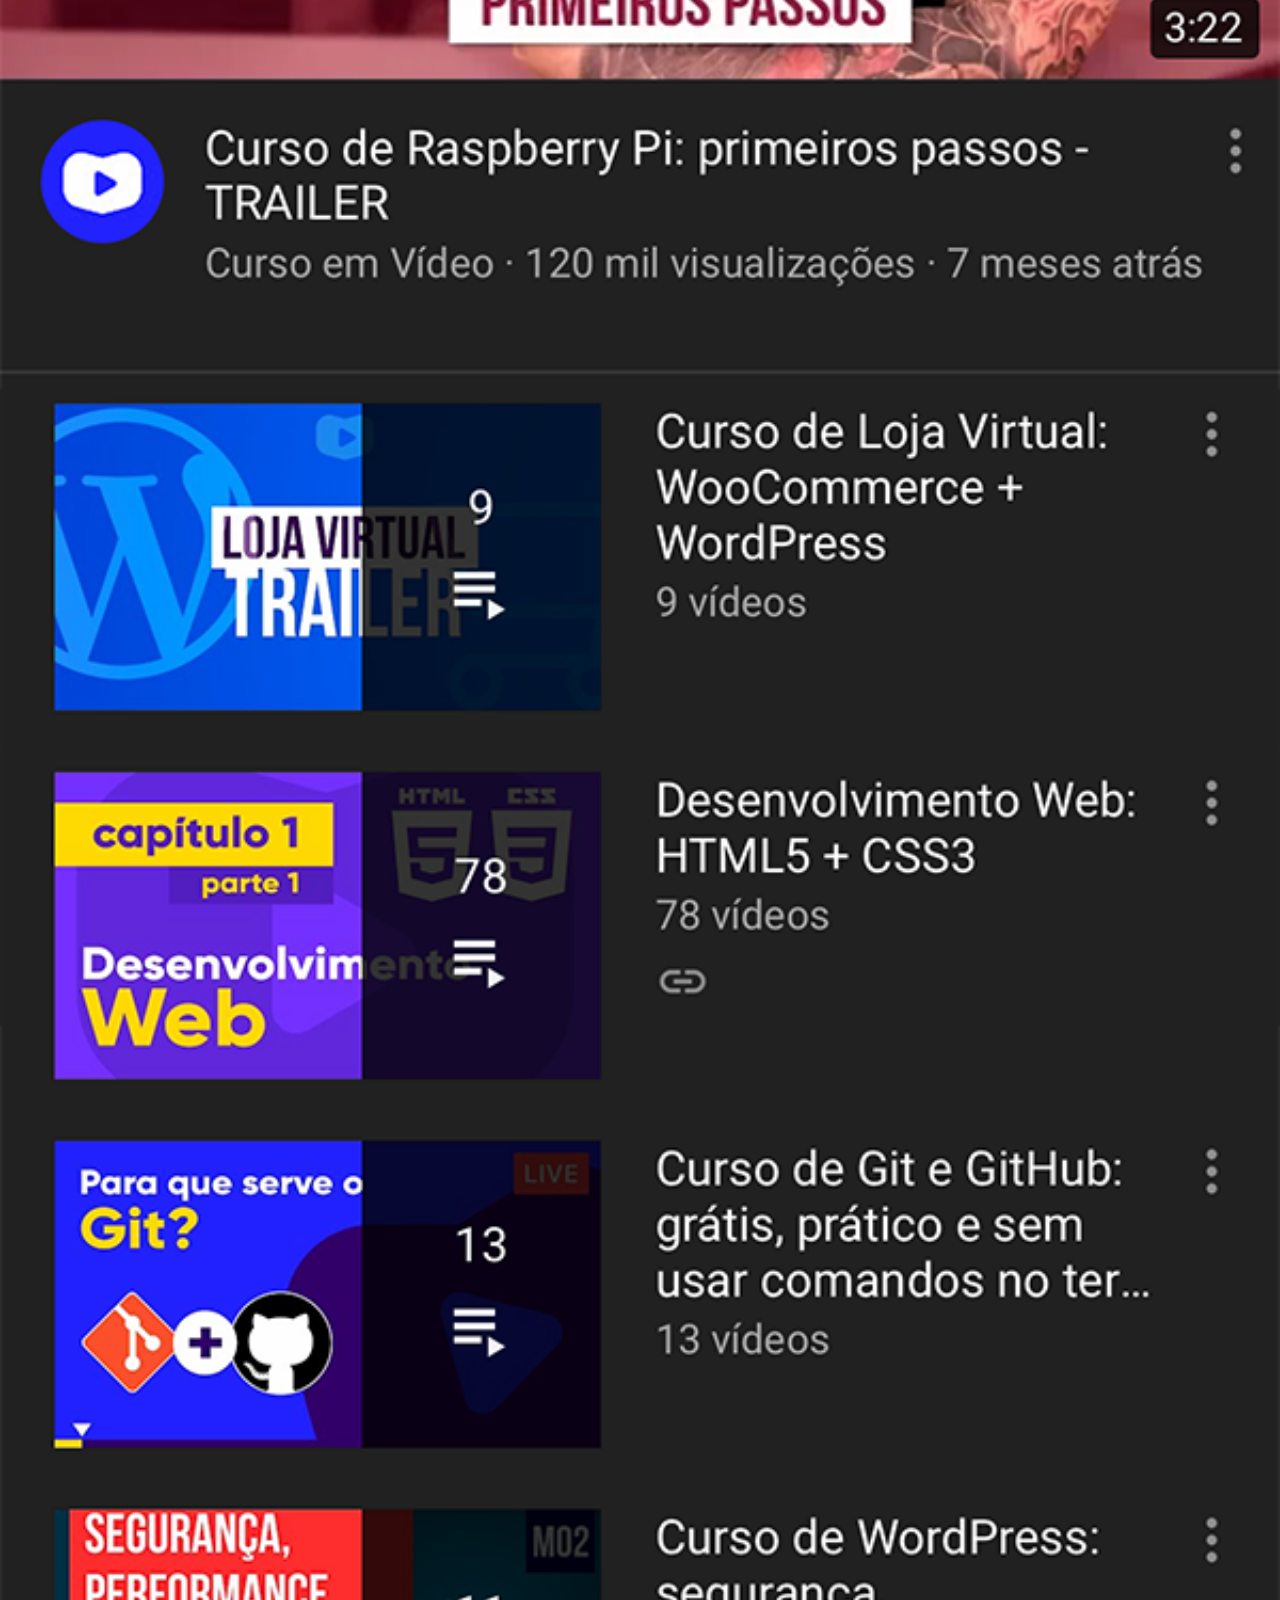
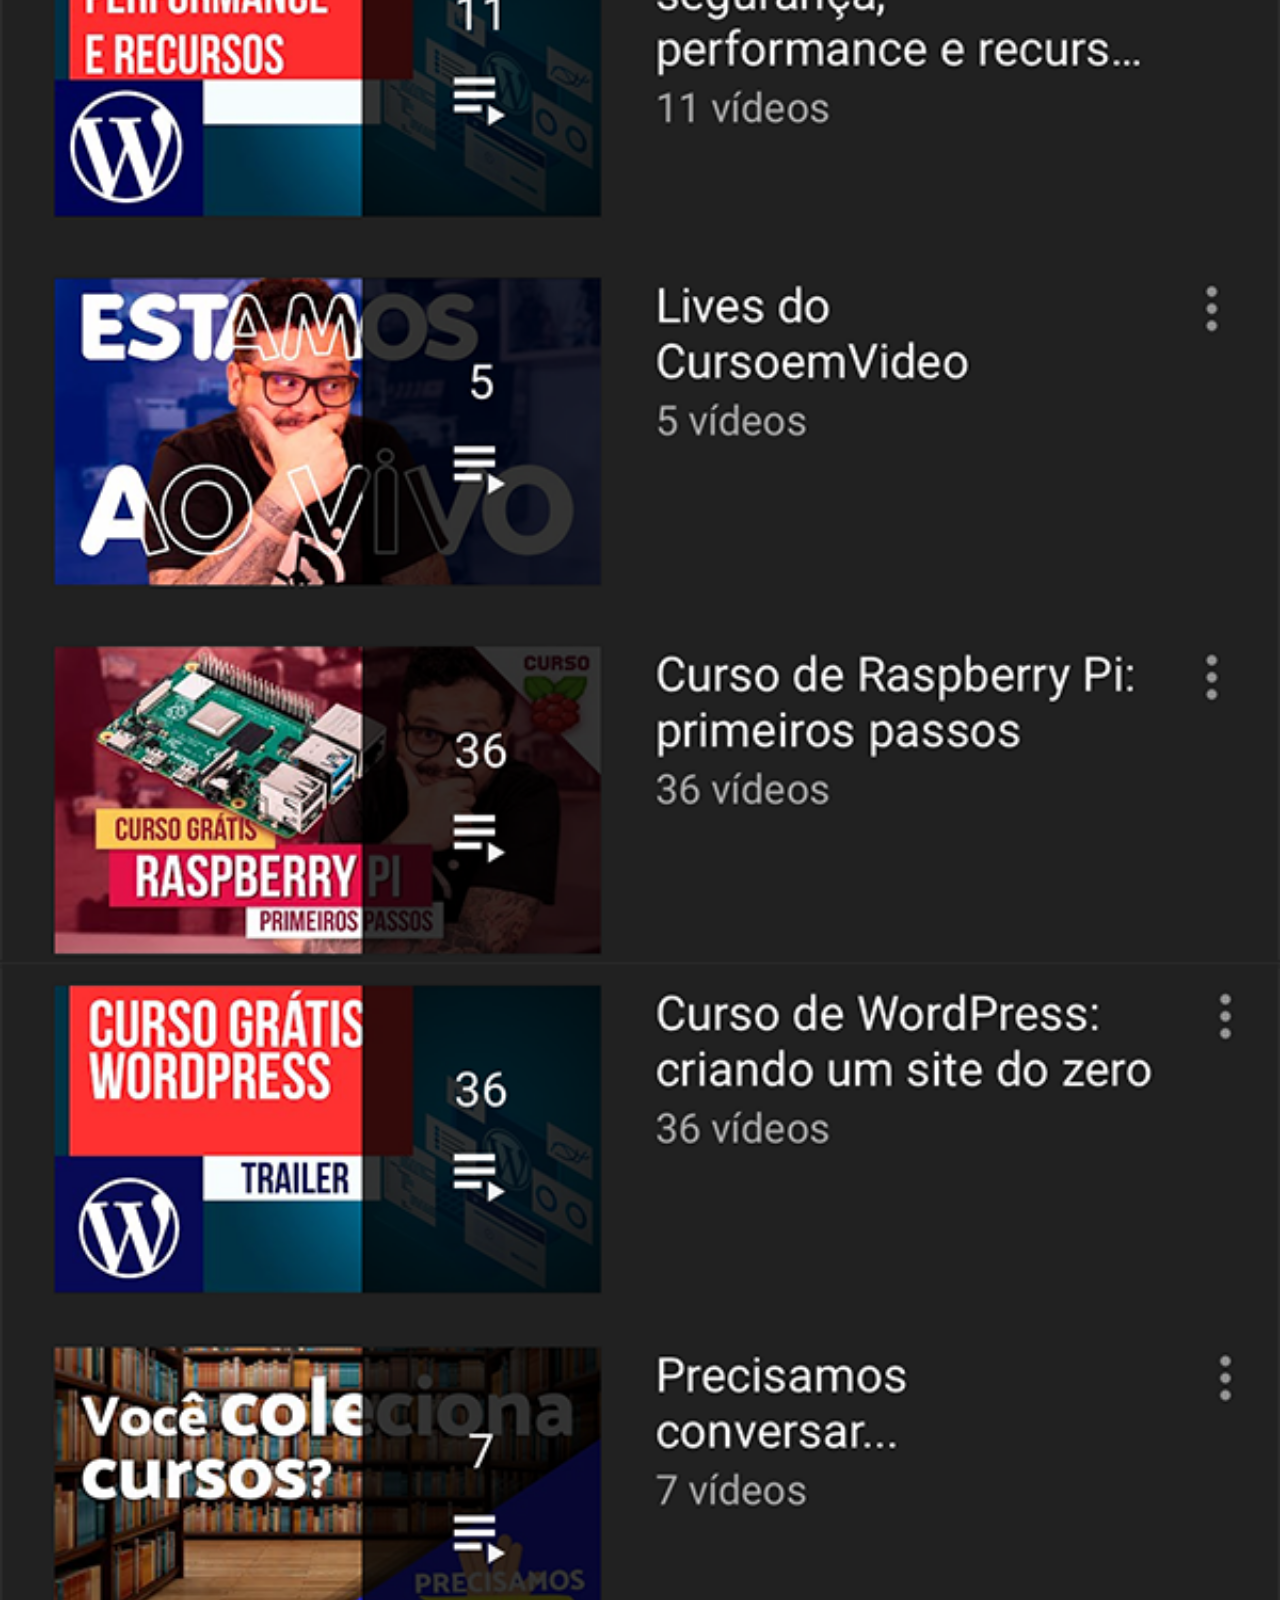
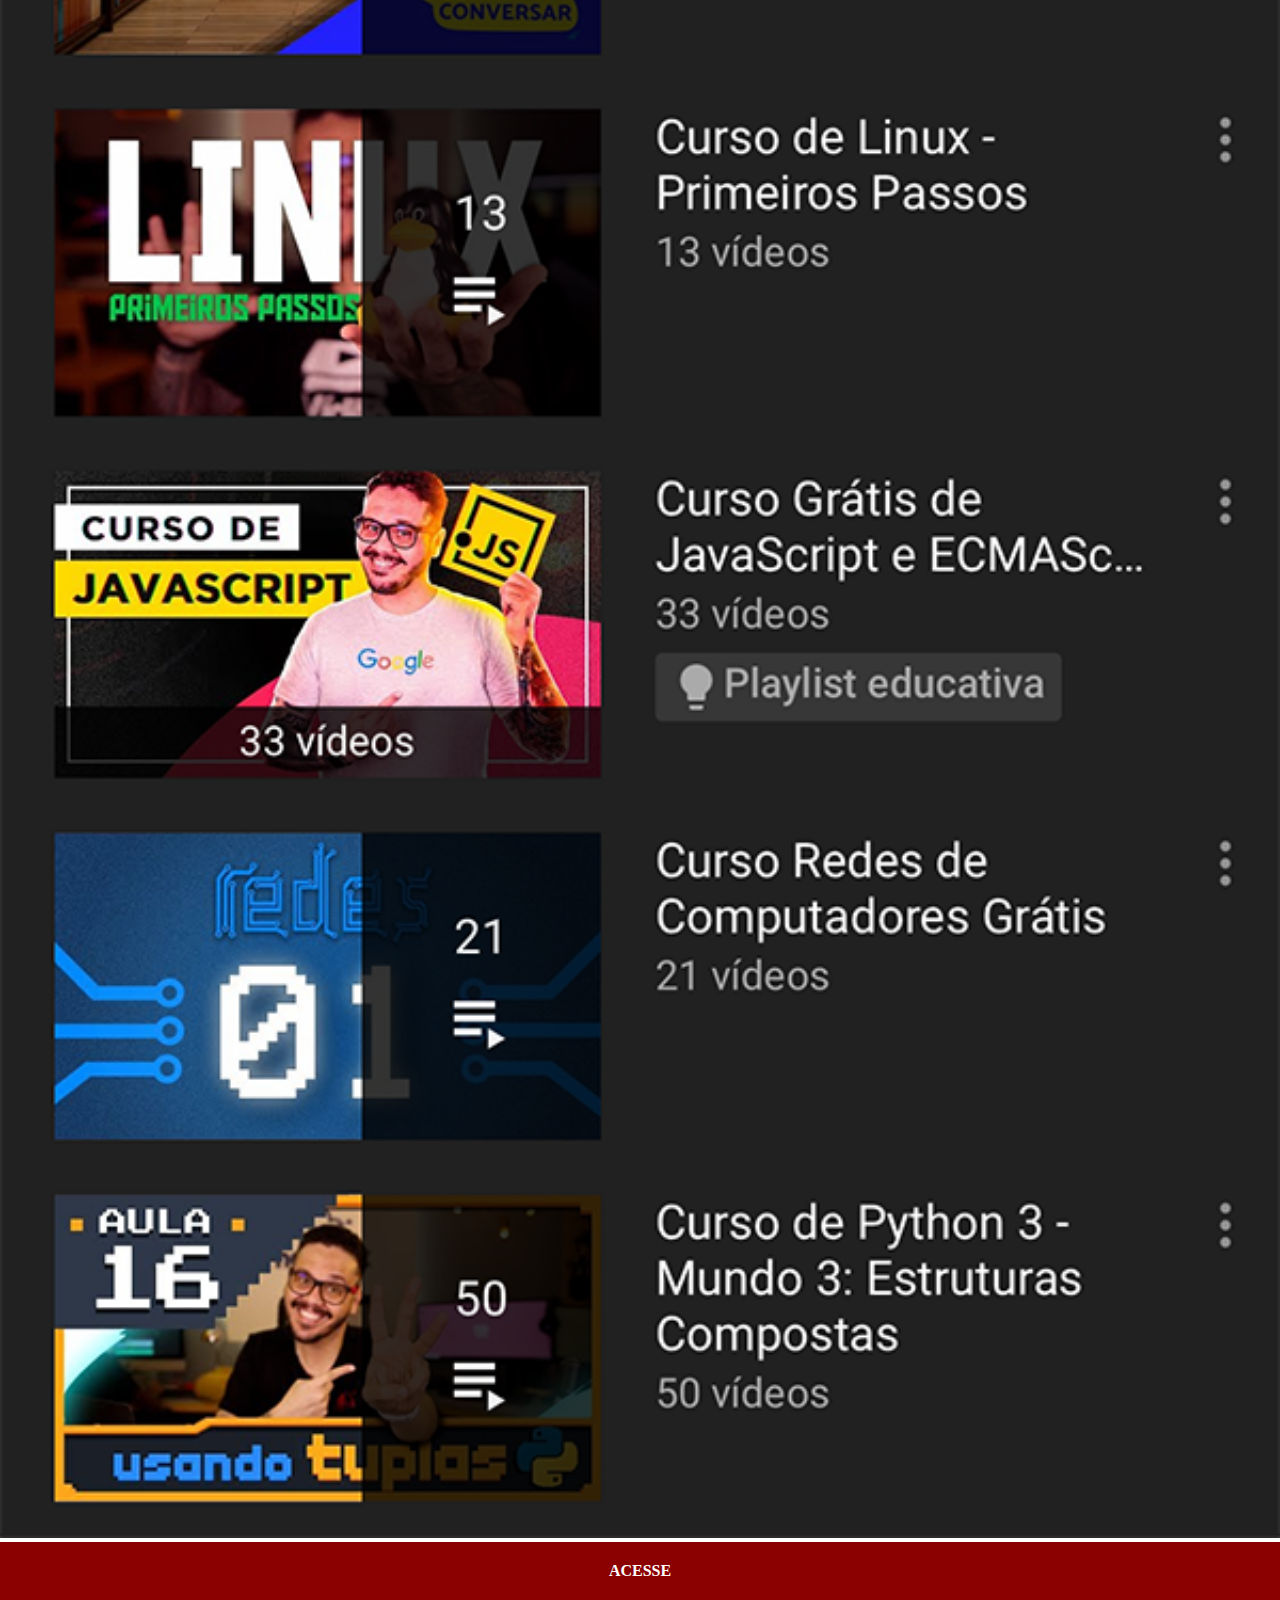
<file: youtube.html>
<!DOCTYPE html>
<html lang="pt-br">
<head>
  <meta charset="UTF-8">
  <meta name="viewport" content="width=device-width, initial-scale=1.0">
  <title>youtube</title>
  <link rel="stylesheet" href="estilos/social.css">
</head>
<body>
  <img src="imagens/tela-youtube.png" alt="youtube">
  <a href="https://www.youtube.com/user/cursosemvideo/playlist" target="_blank" rel="noopener">ACESSE</a>
</body>
</html>
</file>
<file: estilos/style.css>
@charset "UTF-8";

* {
  margin: 0;
  padding: 0;
  box-sizing: border-box;
  font-family: Arial, Helvetica, sans-serif;
}

html, body {
  width: 100vw;
  height: 100vh;
  background-color: black;
}

body {
  background: url('../imagens/fundo-madeira.jpg') no-repeat top center;
  background-size: cover;
  background-attachment: fixed;
}

main {
  position: relative;
  height: 100vh;
}

section#telefone {
  position: absolute;
  top: 50%;
  left: 50%;
  transform: translate(-50%, -50%);

  width: 311px;
  height: 627px;
  background-image: url('../imagens/frame-iphone.png');
  background-repeat: no-repeat;
}

iframe#tela {
  position: relative;
  top: 80px;
  left: 22px;
  width: 268px;
  height: 471px;
}

section#redes-sociais {
  text-align: right;
  padding-right: 10px;
}

section#redes-sociais img {
  width: 50px;
  margin: 10px;
  border-radius: 50%;
  box-shadow: 2px 2px 5px rgba(0, 0, 0, 0.400);
}

section#redes-sociais img:hover {
  border: 2px solid rgba(255, 255, 255, 0.637);
  transform: translate(-3px, -3px);
  box-shadow: 5px 5px 10px rgba(0, 0, 0, 0.623);
  transition: transform .3s, border .5s;
}
</file>
<file: estilos/social.css>
@charset "UTF-8";

* {
  margin: 0;
  padding: 0;
  box-sizing: border-box;
}

::-webkit-scrollbar {
  width: 0px;
  height: 0px;
}

img {
  width: 100vw;
}

a {
  display: block;
  background-color: darkred;
  color: white;
  padding: 20px;
  text-align: center;
  font-weight: bold;
  text-decoration: none;
}

a:hover {
  background-color: red;
}
</file>
